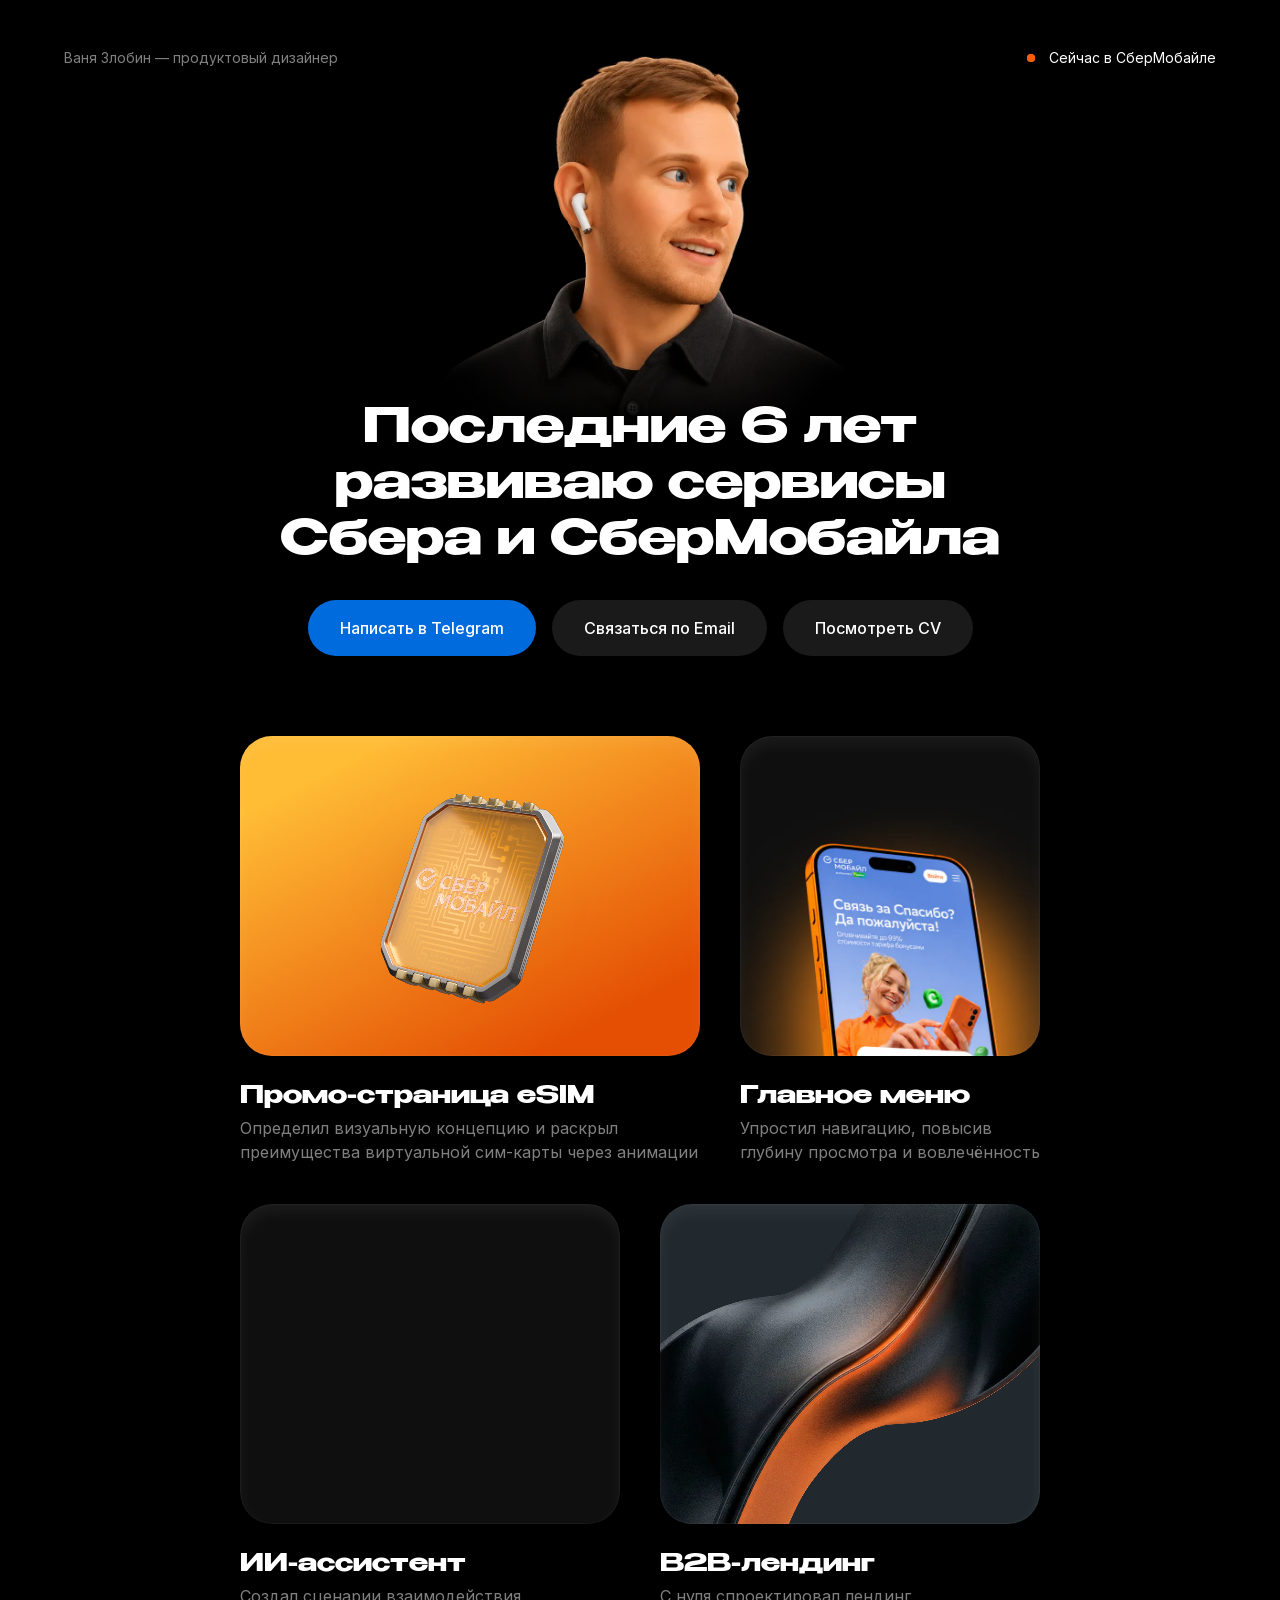
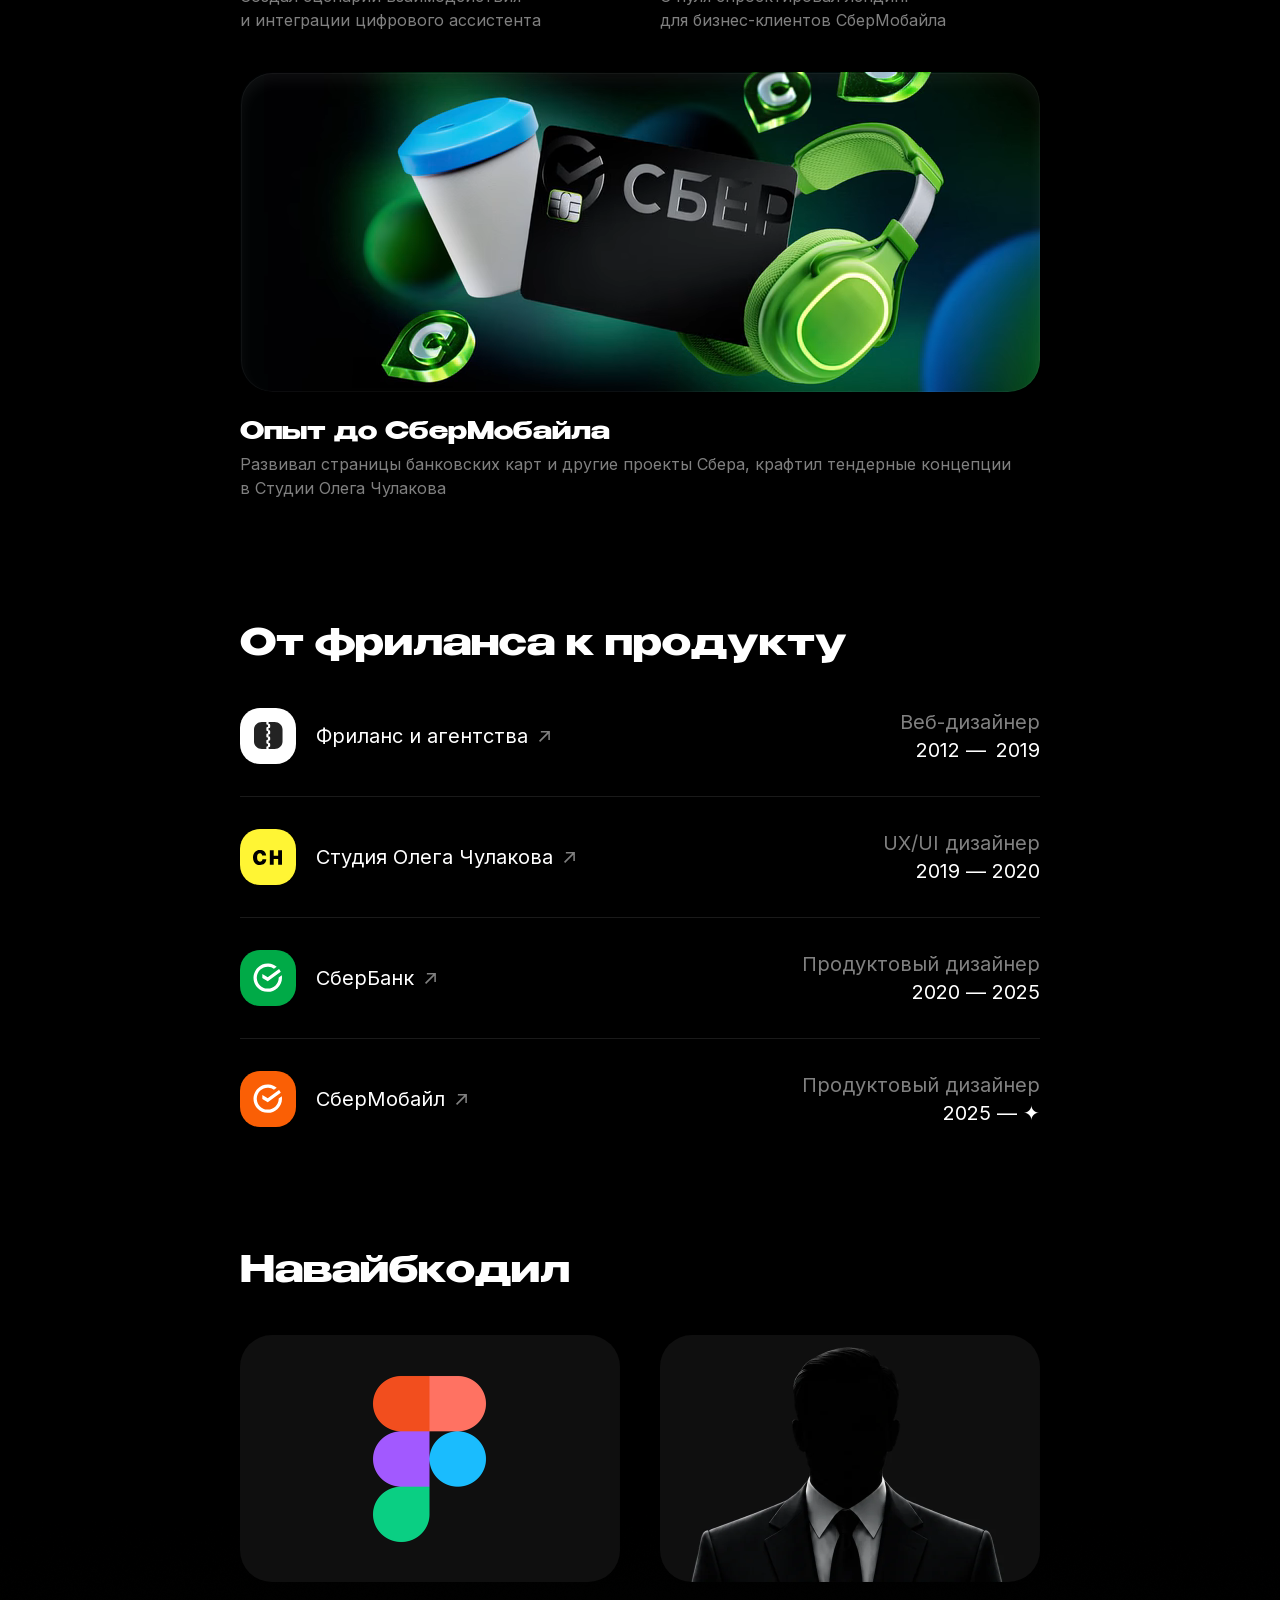
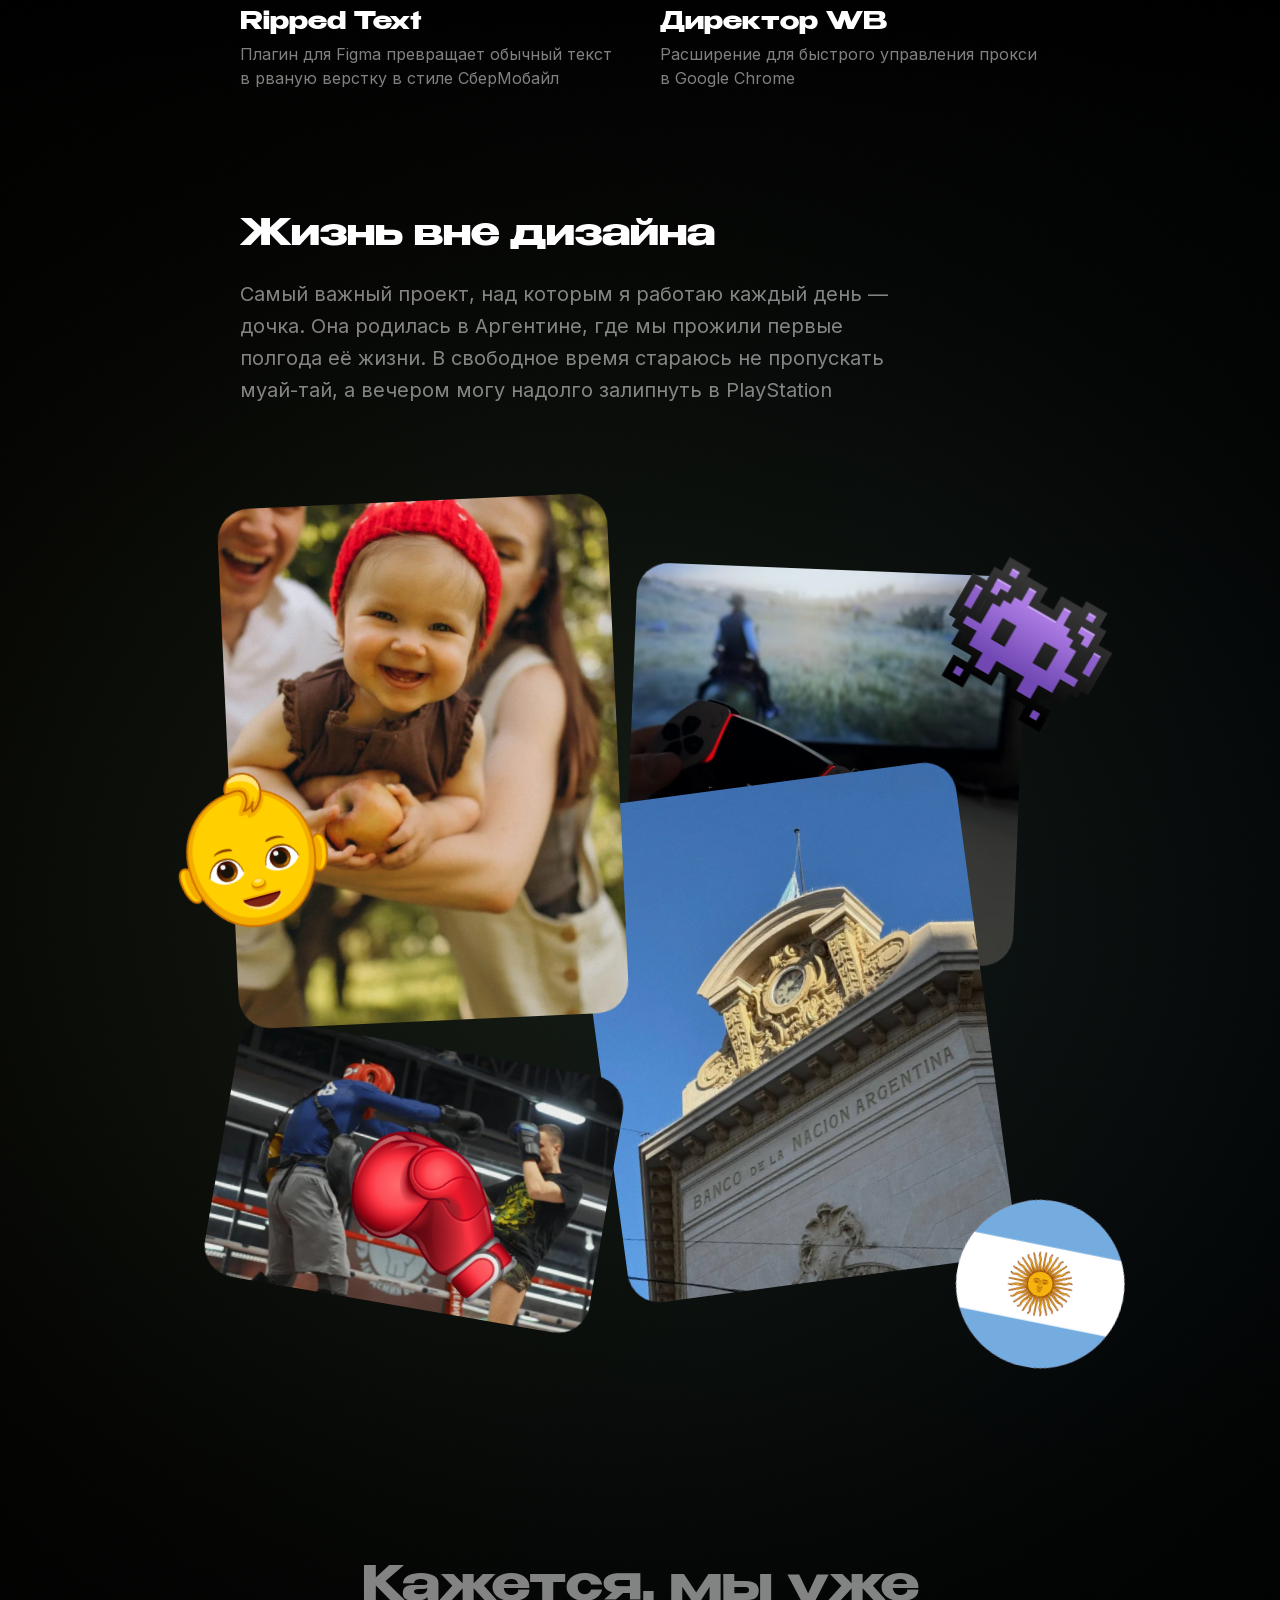
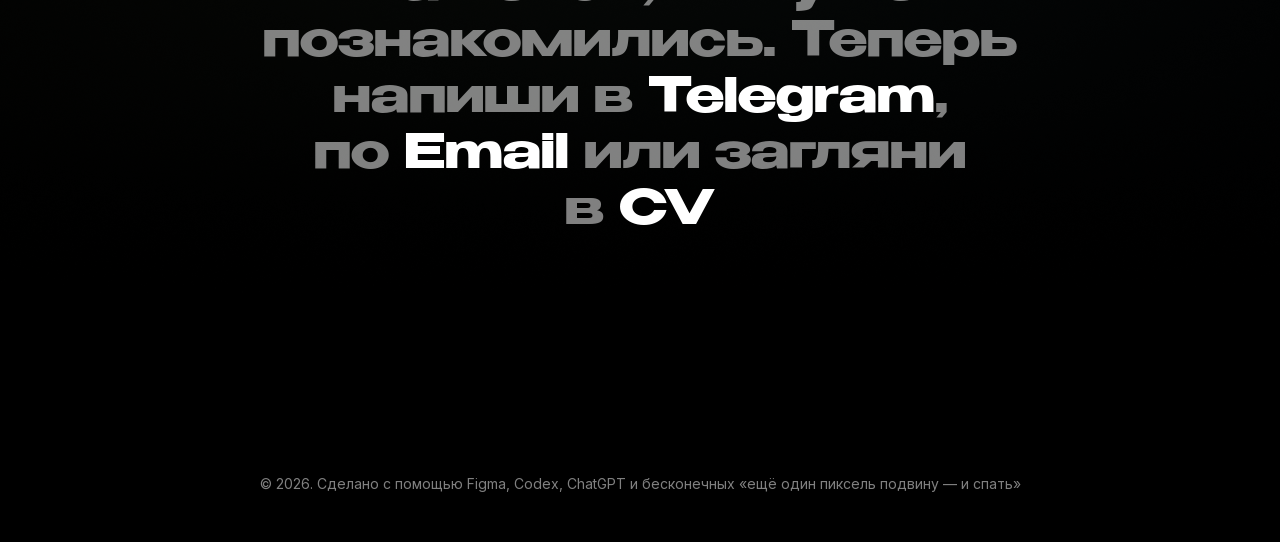
<file: index.html>
<!doctype html>
<html lang="ru">
  <head>
    <meta charset="UTF-8" />
    <!-- Yandex.Metrika counter -->
<script type="text/javascript">
    (function(m,e,t,r,i,k,a){
        m[i]=m[i]||function(){(m[i].a=m[i].a||[]).push(arguments)};
        m[i].l=1*new Date();
        for (var j = 0; j < document.scripts.length; j++) {if (document.scripts[j].src === r) { return; }}
        k=e.createElement(t),a=e.getElementsByTagName(t)[0],k.async=1,k.src=r,a.parentNode.insertBefore(k,a)
    })(window, document,'script','https://mc.yandex.ru/metrika/tag.js?id=113693140', 'ym');

    ym(113693140, 'init', {ssr:true, webvisor:true, clickmap:true, ecommerce:"dataLayer", referrer: document.referrer, url: location.href, accurateTrackBounce:true, trackLinks:true});
</script>
<!-- /Yandex.Metrika counter -->
    <meta name="viewport" content="width=device-width, initial-scale=1.0" />
    <meta name="description" content="Портфолио продуктового дизайнера Вани Злобина" />
    <link rel="canonical" href="https://ivanzlobin.com/" />
    <meta property="og:url" content="https://ivanzlobin.com/" />
    <meta property="og:image" content="https://ivanzlobin.com/public/assets/og-image.jpg" />
    <meta property="og:image:width" content="960" />
    <meta property="og:image:height" content="960" />
    <title>Ваня Злобин</title>
    <link rel="icon" href="/public/portrait-icon-32-v4.png" sizes="32x32" type="image/png" />
    <link rel="icon" href="/public/portrait-icon-192-v4.png" sizes="192x192" type="image/png" />
    <link rel="apple-touch-icon" href="/public/portrait-apple-touch-180-v4.png" sizes="180x180" />
    <link rel="preload" href="public/fonts/benzin-bold.b8257b15de48.woff2" as="font" type="font/woff2" crossorigin />
    <link rel="preload" href="public/fonts/inter-cyrillic.aebf2ab4a4ce.woff2" as="font" type="font/woff2" crossorigin />
    <link rel="preload" href="public/fonts/inter-latin.c940764593d0.woff2" as="font" type="font/woff2" crossorigin />
    <link rel="preload" href="public/assets/hero-head-reveal.webp?v=20260917-1" as="image" type="image/webp" media="(hover: hover) and (pointer: fine)" />
    <link rel="stylesheet" href="styles.css?v=20261028-1" />
    <link rel="stylesheet" href="public/lib/agency-modal.css?v=20260928-3" />
    <link rel="stylesheet" href="public/lib/media-interactions.css?v=20260924-1" />
    <script src="public/lib/media-interactions.js?v=20260918-1" defer></script>
    <script src="public/lib/contact-goals.js?v=20261023-1" defer></script>
  </head>
  <body>
    <noscript><div><img src="https://mc.yandex.ru/watch/113693140" style="position:absolute; left:-9999px;" alt="" /></div></noscript>
    <div class="page">
      <header class="site-header">
        <p class="designer-label">Ваня Злобин&nbsp;—<br class="tablet-break" /> продуктовый дизайнер</p>
        <p class="work-status"><img src="public/assets/figma/status.svg" alt="" />Сейчас в&nbsp;СберМобайле</p>
      </header>

      <main>
        <section class="hero" aria-labelledby="hero-title">
          <div class="portrait" data-mask-hover-reveal>
            <picture>
              <source data-hero-video-poster media="(hover: none), (pointer: coarse)" srcset="public/assets/hero-head-mobile-poster-320.webp 320w, public/assets/hero-head-mobile-poster-600.webp 600w, public/assets/hero-head-mobile-poster-960.webp 960w" sizes="(max-width: 359px) calc(100vw - 32px), (max-width: 599px) 300px, 480px" type="image/webp" />
              <img class="hero-head hero-head-default" src="public/assets/hero-head-default.webp?v=20260915-2" srcset="public/assets/hero-head-default-480.webp 480w, public/assets/hero-head-default-800.webp 800w, public/assets/hero-head-default.webp?v=20260915-2 960w" sizes="(max-width: 599px) 300px, (max-width: 1199px) 360px, 480px" alt="Ваня Злобин" width="960" height="960" decoding="async" fetchpriority="high" />
            </picture>
            <img class="hero-head hero-head-reveal" data-src="public/assets/hero-head-reveal.webp?v=20260917-1" alt="" width="960" height="960" decoding="async" aria-hidden="true" />
            <canvas class="hero-reveal-canvas" aria-hidden="true"></canvas>
            <input class="hero-haptic-switch" data-ui-media type="checkbox" switch aria-label="Оживить аватар" />
            <p class="work-status work-status-mobile"><img src="public/assets/figma/status.svg" alt="" />Сейчас в&nbsp;СберМобайле</p>
          </div>
          <div class="hero-content">
            <h1 id="hero-title">
              <span class="desktop-only">Последние 6&nbsp;лет развиваю сервисы Сбера и&nbsp;СберМобайла</span>
              <span class="mobile-only">Последние 6 лет работаю над продуктами Сбера</span>
            </h1>
            <div class="actions">
              <a class="button button-primary" href="https://t.me/baho9208" target="_blank" rel="noreferrer">Написать в&nbsp;Telegram</a>
              <a class="button" href="mailto:ivanzl9208@gmail.com"><span class="desktop-only">Связаться по&nbsp;Email</span><span class="mobile-only">Email</span></a>
              <a class="button" href="/cv_zlobin.pdf#zoom=50" target="_blank" rel="noopener noreferrer"><span class="desktop-only">Посмотреть CV</span><span class="mobile-only">CV</span></a>
            </div>
          </div>
        </section>

        <section class="projects" aria-label="Проекты">
          <article class="project project-esim">
            <a class="case-link" href="/cases/esim/" aria-labelledby="case-esim-title"></a>
            <div class="project-media case-preview-container" role="img" aria-label="Промо-страница eSIM">
              <span class="project-visual">
                <img class="project-chip-poster" src="public/assets/cases/chip-esim-first-frame.webp" srcset="public/assets/cases/chip-esim-first-frame-320.webp 320w, public/assets/cases/chip-esim-first-frame-600.webp 600w, public/assets/cases/chip-esim-first-frame.webp 800w" sizes="(max-width: 599px) 264px, 240px" width="800" height="800" alt="" aria-hidden="true" draggable="false" decoding="async" />
                <video class="project-chip-video" autoplay loop muted playsinline preload="none" data-deferred-media aria-hidden="true">
                  <source data-src="public/assets/cases/chip-esim.mov" type='video/quicktime; codecs="hvc1"' />
                  <source data-src="public/assets/cases/chip-esim.webm" type='video/webm; codecs="vp9"' />
                </video>
              </span>
            </div>
            <div class="project-copy"><h2 id="case-esim-title"><span class="unbroken-word">Промо-страница</span> eSIM</h2><p>Определил визуальную концепцию и&nbsp;раскрыл преимущества виртуальной <span class="unbroken-word">сим-карты</span> через анимации</p></div>
          </article>
          <article class="project project-menu">
            <a class="case-link" href="/cases/menu/" aria-labelledby="case-menu-title"></a>
            <div class="project-media case-preview-container" role="img" aria-label="Главное меню"><picture class="project-visual"><source media="(min-width: 600px) and (max-width: 767px)" srcset="public/assets/cases/case-menu-intermediate.webp" /><source media="(max-width: 599px)" srcset="public/assets/cases/case-menu-mobile.webp" /><img class="project-image" src="public/assets/cases/case-menu-desktop.webp" alt="" draggable="false" loading="lazy" decoding="async" /></picture></div>
            <div class="project-copy"><h2 id="case-menu-title">Главное меню</h2><p>Упростил навигацию, повысив глубину просмотра и&nbsp;вовлечённость</p></div>
          </article>
          <article class="project project-ai">
            <a class="case-link" href="/cases/ai-assistant/" aria-labelledby="case-ai-assistant-title"></a>
            <div class="project-media case-preview-container" role="img" aria-label="ИИ-ассистент"><picture class="project-visual"><source media="(min-width: 600px) and (max-width: 767px)" srcset="public/assets/cases/case-ai-assistant-intermediate.webp" /><source media="(max-width: 599px)" srcset="public/assets/cases/case-ai-assistant-mobile.webp" /><img class="project-image" src="public/assets/cases/case-ai-assistant-desktop.webp" alt="" draggable="false" loading="lazy" decoding="async" /></picture></div>
            <div class="project-copy"><h2 id="case-ai-assistant-title"><span class="unbroken-word">ИИ-ассистент</span></h2><p>Создал сценарии взаимодействия и&nbsp;интеграции цифрового ассистента</p></div>
          </article>
          <article class="project project-b2b">
            <a class="case-link" href="/cases/b2b/" aria-labelledby="case-b2b-title"></a>
            <div class="project-media case-preview-container" role="img" aria-label="B2B-лендинг">
              <span class="project-visual">
                <img class="project-b2b-poster" src="public/assets/cases/case-b2b-first-frame.webp" srcset="public/assets/cases/case-b2b-first-frame-1200.webp 1200w, public/assets/cases/case-b2b-first-frame-1600.webp 1600w, public/assets/cases/case-b2b-first-frame.webp 1920w" sizes="(max-width: 599px) 750px, 570px" width="1920" height="1072" alt="" aria-hidden="true" draggable="false" loading="lazy" decoding="async" />
                <video class="project-b2b-video" autoplay loop muted playsinline preload="none" data-deferred-media aria-hidden="true">
                  <source data-src="public/assets/cases/case-b2b-edge-glow-surface.mov" type='video/quicktime; codecs="hvc1"' />
                  <source data-src="public/assets/cases/case-b2b-edge-glow-surface.webm" type='video/webm; codecs="vp9"' />
                </video>
              </span>
            </div>
            <div class="project-copy"><h2 id="case-b2b-title"><span class="unbroken-word">B2B-лендинг</span></h2><p>С&nbsp;нуля спроектировал лендинг для&nbsp;<span class="unbroken-word">бизнес-клиентов</span> СберМобайла</p></div>
          </article>
          <article class="project project-legacy">
            <a class="case-link" href="/cases/pre-sbermobile/" aria-labelledby="case-pre-sbermobile-title"></a>
            <div class="project-media case-preview-container" role="img" aria-label="Опыт до СберМобайла">
              <span class="project-visual">
                <img class="project-legacy-poster" src="public/assets/cases/pre-sbermobile-experience-poster.jpg" width="1204" height="426" alt="" aria-hidden="true" draggable="false" loading="eager" decoding="async" fetchpriority="low" />
                <video class="project-legacy-video" autoplay muted loop playsinline preload="none" data-deferred-media aria-hidden="true">
                  <source data-src="public/assets/cases/pre-sbermobile-experience.webm" type='video/webm; codecs="vp9"' />
                  <source data-src="public/assets/cases/pre-sbermobile-experience.mp4" type='video/mp4; codecs="avc1.64001f"' />
                </video>
              </span>
            </div>
            <div class="project-copy"><h2 id="case-pre-sbermobile-title">Опыт до&nbsp;СберМобайла</h2><p>Развивал страницы банковских карт и другие проекты Сбера, крафтил тендерные концепции в&nbsp;Студии Олега Чулакова</p></div>
          </article>
        </section>

        <div class="career-flow">
          <div class="career-flow-stage">
        <section id="experience" class="experience content" aria-labelledby="experience-title">
          <h2 class="section-title" id="experience-title" data-soft-blur-in>От&nbsp;фриланса к&nbsp;продукту</h2>
          <div class="jobs">
            <button class="job" type="button" data-open-agency-modal aria-haspopup="dialog" aria-controls="agency-modal">
              <span class="company"><span class="company-mark brand-mark brand-mark--agency"><img src="public/assets/figma/company-agency.svg" alt="" width="56" height="56" /></span><span><b>Фриланс и&nbsp;агентства<img class="company-arrow" src="public/assets/figma/career-arrow-desktop.svg" alt="" aria-hidden="true" width="24" height="24" /></b><small><span class="unbroken-word">Веб-дизайнер</span></small></span></span><span class="role"><span class="unbroken-word">Веб-дизайнер</span></span><span class="years" aria-label="2012–2019"><span class="counter-number" data-counter-target="2012" aria-hidden="true">2012</span>&nbsp;—&nbsp;<span class="counter-number" data-counter-target="2019" aria-hidden="true">2019</span></span>
            </button>
            <a class="job" href="https://ochen.digital/" target="_blank" rel="noreferrer">
              <span class="company"><span class="company-mark brand-mark brand-mark--chulakov"><img src="public/assets/figma/company-chulakov.svg" alt="" width="56" height="56" /></span><span><b>Студия Олега Чулакова<img class="company-arrow" src="public/assets/figma/career-arrow-desktop.svg" alt="" aria-hidden="true" width="24" height="24" /></b><small>UX/UI дизайнер</small></span></span><span class="role">UX/UI дизайнер</span><span class="years" aria-label="2019–2020"><span class="counter-number" data-counter-target="2019" aria-hidden="true">2019</span>&nbsp;—&nbsp;<span class="counter-number" data-counter-target="2020" aria-hidden="true">2020</span></span>
            </a>
            <a class="job" href="https://sberbank.ru" target="_blank" rel="noreferrer">
              <span class="company"><span class="company-mark brand-mark brand-mark--sber"><img src="public/assets/figma/company-sber.svg" alt="" width="56" height="56" /></span><span><b>СберБанк<img class="company-arrow" src="public/assets/figma/career-arrow-desktop.svg" alt="" aria-hidden="true" width="24" height="24" /></b><small>Продуктовый дизайнер</small></span></span><span class="role">Продуктовый дизайнер</span><span class="years" aria-label="2020–2025"><span class="counter-number" data-counter-target="2020" aria-hidden="true">2020</span>&nbsp;—&nbsp;<span class="counter-number" data-counter-target="2025" aria-hidden="true">2025</span></span>
            </a>
            <a class="job" href="https://sbermobile.ru" target="_blank" rel="noreferrer">
              <span class="company"><span class="company-mark brand-mark brand-mark--sbermobile"><img src="public/assets/figma/company.svg" alt="" width="56" height="56" /></span><span><b>СберМобайл<img class="company-arrow" src="public/assets/figma/career-arrow-desktop.svg" alt="" aria-hidden="true" width="24" height="24" /></b><small>Продуктовый дизайнер</small></span></span><span class="role">Продуктовый дизайнер</span><span class="years" aria-label="2025 — по настоящее время"><span class="counter-number" data-counter-target="2025" aria-hidden="true">2025</span>&nbsp;—&nbsp;✦</span>
            </a>
          </div>
          <div class="career-scroll" aria-label="Карьерный путь">
            <div class="career-stage">
              <h2 class="section-title career-mobile-title" data-soft-blur-in>От фриланса к&nbsp;продукту</h2>
              <div class="career-steps">
                <button class="career-step" type="button" data-open-agency-modal aria-haspopup="dialog" aria-controls="agency-modal" aria-current="step">
                  <span class="career-icon brand-mark brand-mark--agency"><img src="public/assets/figma/company-agency.svg" alt="" width="56" height="56" /></span>
                  <span class="career-step-copy"><span class="career-step-name"><span class="career-step-name-text">Фриланс&nbsp;и <span class="career-step-name-tail">агентства<img class="career-step-arrow" src="public/assets/figma/career-arrow.svg" alt="" aria-hidden="true" width="16" height="16" /></span></span></span><span class="career-step-role">Веб-дизайнер</span><span class="career-step-years">2012 — 2019</span></span>
                  <span class="career-check" aria-hidden="true"><svg viewBox="0 0 24 24" width="24" height="24" focusable="false"><path d="M7.89062 12.7076L10.6319 15.4489L16.6156 9.46387" /></svg></span>
                  <span class="career-connector" aria-hidden="true"><span class="career-connector-fill"></span></span>
                </button>
                <a class="career-step" href="https://ochen.digital/" target="_blank" rel="noreferrer">
                  <span class="career-icon brand-mark brand-mark--chulakov"><img src="public/assets/figma/company-chulakov.svg" alt="" width="56" height="56" /></span>
                  <span class="career-step-copy"><span class="career-step-name"><span class="career-step-name-text">Студия <span class="career-step-name-tail">Олега&nbsp;Чулакова<img class="career-step-arrow" src="public/assets/figma/career-arrow.svg" alt="" aria-hidden="true" width="16" height="16" /></span></span></span><span class="career-step-role">UX/UI дизайнер</span><span class="career-step-years">2019 — 2020</span></span>
                  <span class="career-check" aria-hidden="true"><svg viewBox="0 0 24 24" width="24" height="24" focusable="false"><path d="M7.89062 12.7076L10.6319 15.4489L16.6156 9.46387" /></svg></span>
                  <span class="career-connector" aria-hidden="true"><span class="career-connector-fill"></span></span>
                </a>
                <a class="career-step" href="https://sberbank.ru" target="_blank" rel="noreferrer">
                  <span class="career-icon brand-mark brand-mark--sber"><img src="public/assets/figma/company-sber.svg" alt="" width="56" height="56" /></span>
                  <span class="career-step-copy"><span class="career-step-name"><span class="career-step-name-text"><span class="career-step-name-tail">СберБанк<img class="career-step-arrow" src="public/assets/figma/career-arrow.svg" alt="" aria-hidden="true" width="16" height="16" /></span></span></span><span class="career-step-role">Продуктовый дизайнер</span><span class="career-step-years">2020 — 2025</span></span>
                  <span class="career-check" aria-hidden="true"><svg viewBox="0 0 24 24" width="24" height="24" focusable="false"><path d="M7.89062 12.7076L10.6319 15.4489L16.6156 9.46387" /></svg></span>
                  <span class="career-connector" aria-hidden="true"><span class="career-connector-fill"></span></span>
                </a>
                <a class="career-step" href="https://sbermobile.ru" target="_blank" rel="noreferrer">
                  <span class="career-icon brand-mark brand-mark--sbermobile"><img src="public/assets/figma/company.svg" alt="" width="56" height="56" /></span>
                  <span class="career-step-copy"><span class="career-step-name"><span class="career-step-name-text"><span class="career-step-name-tail">СберМобайл<img class="career-step-arrow" src="public/assets/figma/career-arrow.svg" alt="" aria-hidden="true" width="16" height="16" /></span></span></span><span class="career-step-role">Продуктовый дизайнер</span><span class="career-step-years">2025 — ✦</span></span>
                  <span class="career-check" aria-hidden="true"><svg viewBox="0 0 24 24" width="24" height="24" focusable="false"><path d="M7.89062 12.7076L10.6319 15.4489L16.6156 9.46387" /></svg></span>
                </a>
              </div>
            </div>
          </div>
        </section>

        <section class="vibecoded content" aria-labelledby="vibecoded-title">
          <h2 class="section-title" id="vibecoded-title" data-soft-blur-in>Навайбкодил</h2>
          <div class="vibecoded-grid">
            <a class="project vibecoded-card" href="/cases/ripped-text/" aria-labelledby="case-ripped-text-title">
              <div class="project-media" role="img" aria-label="Логотип Figma для плагина Ripped Text"><span class="project-visual"><img class="project-image" src="public/assets/vibe-coded/ripped-text.webp" alt="" width="760" height="494" draggable="false" loading="lazy" decoding="async" /></span></div>
              <div class="project-copy"><h2 id="case-ripped-text-title">Ripped Text</h2><p>Плагин для&nbsp;Figma превращает обычный текст в&nbsp;рваную верстку в&nbsp;стиле СберМобайл</p></div>
            </a>
            <a class="project vibecoded-card" href="/cases/director-wb/" aria-labelledby="case-director-wb-title">
              <div class="project-media" role="img" aria-label="Директор WB"><span class="project-visual"><img class="project-image" src="public/assets/vibe-coded/director-wb.webp" alt="" width="760" height="494" draggable="false" loading="lazy" decoding="async" /></span></div>
              <div class="project-copy"><h2 id="case-director-wb-title">Директор WB</h2><p>Расширение для&nbsp;быстрого управления прокси в&nbsp;Google Chrome</p></div>
            </a>
          </div>
        </section>

          </div>
        </div>

        <section class="about content" aria-labelledby="about-title">
          <h2 class="section-title" id="about-title" data-soft-blur-in>Жизнь вне дизайна</h2>
          <p class="about-copy">Самый важный проект, над которым я&nbsp;работаю каждый день&nbsp;— дочка. Она родилась в&nbsp;Аргентине, где мы&nbsp;прожили первые полгода её жизни. В&nbsp;свободное время стараюсь не&nbsp;пропускать <span class="unbroken-word">муай-тай</span>, а&nbsp;вечером могу надолго залипнуть в&nbsp;PlayStation</p>
          <div class="collage" aria-label="Фотографии из жизни">
            <img class="photo photo-family" src="public/assets/life/baby.webp" srcset="public/assets/life/baby-360.webp 360w, public/assets/life/baby-560.webp 560w, public/assets/life/baby.webp 780w" sizes="(max-width: 599px) 180px, (max-width: 767px) 269px, 390px" width="780" height="1040" alt="Семейная фотография с дочкой" draggable="false" loading="lazy" decoding="async" />
            <img class="photo photo-baby photo-baby-poster" data-parallax-speed="-38" src="public/assets/life/life-playstation-poster.jpg" srcset="public/assets/life/life-playstation-poster-320.jpg 320w, public/assets/life/life-playstation-poster-560.jpg 560w, public/assets/life/life-playstation-poster.jpg 780w" sizes="(max-width: 599px) 140px, (max-width: 767px) 269px, 390px" width="780" height="780" alt="" aria-hidden="true" draggable="false" loading="lazy" decoding="async" />
            <video class="photo photo-baby" data-parallax-speed="-38" aria-label="Игра на PlayStation" width="780" height="780" autoplay muted loop playsinline preload="none" data-deferred-media>
              <source data-src="public/assets/life/life-playstation.webm" type="video/webm" />
              <source data-src="public/assets/life/life-playstation.mp4" type="video/mp4" />
            </video>
            <img class="photo photo-gaming" data-parallax-speed="26" src="public/assets/life/arg.webp" srcset="public/assets/life/arg-300.webp 300w, public/assets/life/arg-560.webp 560w, public/assets/life/arg.webp 780w" sizes="(max-width: 599px) 140px, (max-width: 767px) 269px, 390px" width="780" height="1000" alt="Здание Банка Аргентины" draggable="false" loading="lazy" decoding="async" />
            <img class="photo photo-boxing" data-parallax-speed="-22" src="public/assets/life/kik.webp" srcset="public/assets/life/kik-360.webp 360w, public/assets/life/kik-560.webp 560w, public/assets/life/kik.webp 780w" sizes="(max-width: 599px) 180px, (max-width: 767px) 268px, 390px" width="780" height="520" alt="Тренировка по муай-тай" draggable="false" loading="lazy" decoding="async" />
            <span class="sticker sticker-baby" data-haptic-pattern="success" data-parallax-speed="48" data-reaction-pool="👶🏼,⭐,💖,🍼,👼🏻"><span class="sticker-glyph" aria-hidden="true"><img class="sticker-art" src="public/assets/life/emoji/baby.svg" alt="" draggable="false" /></span><input class="sticker-haptic-switch" type="checkbox" switch aria-label="Запустить реакцию: дочка" /></span>
            <span class="sticker sticker-game" data-haptic-pattern="buzz" data-parallax-speed="-64" data-reaction-pool="👾,🎮,😵‍💫,💪🏻,🕖"><span class="sticker-glyph" aria-hidden="true"><img class="sticker-art" src="public/assets/life/emoji/game.svg" alt="" draggable="false" /></span><input class="sticker-haptic-switch" type="checkbox" switch aria-label="Запустить реакцию: игры" /></span>
            <span class="sticker sticker-boxing" data-haptic-pattern="error" data-parallax-speed="36" data-reaction-pool="🥊,💪🏻,🩸,🤕,💦"><span class="sticker-glyph" aria-hidden="true"><img class="sticker-art" src="public/assets/life/emoji/box.svg" alt="" draggable="false" /></span><input class="sticker-haptic-switch" type="checkbox" switch aria-label="Запустить реакцию: муай-тай" /></span>
            <span class="sticker sticker-argentina" data-haptic-pattern="nudge" data-parallax-speed="-44" data-reaction-pool="🇦🇷,🥐,🎉,👋,☀️"><span class="sticker-glyph" aria-hidden="true"><img class="sticker-art" src="public/assets/life/emoji/arg.svg" alt="" draggable="false" /></span><input class="sticker-haptic-switch" type="checkbox" switch aria-label="Запустить реакцию: Аргентина" /></span>
          </div>
        </section>

        <section class="contact content" aria-label="Контакты"><h2><span class="desktop-only">Кажется, мы&nbsp;уже познакомились. Теперь напиши <span class="contact-keep-together">в&nbsp;<a class="contact-roll" href="https://t.me/baho9208" target="_blank" rel="noreferrer"><span class="contact-roll-line">Telegram</span><span class="contact-roll-line" aria-hidden="true">Telegram</span></a></span>, <span class="contact-keep-together">по&nbsp;<a class="contact-roll" href="mailto:ivanzl9208@gmail.com"><span class="contact-roll-line">Email</span><span class="contact-roll-line" aria-hidden="true">Email</span></a></span> или&nbsp;загляни <span class="contact-keep-together">в&nbsp;<a class="contact-roll" href="/cv_zlobin.pdf#zoom=50" target="_blank" rel="noopener noreferrer"><span class="contact-roll-line">CV</span><span class="contact-roll-line" aria-hidden="true">CV</span></a></span></span><span class="mobile-only">Продолжим <span class="contact-keep-together">в&nbsp;<a class="contact-roll" href="https://t.me/baho9208" target="_blank" rel="noreferrer"><span class="contact-roll-line">Telegram</span><span class="contact-roll-line" aria-hidden="true">Telegram</span></a></span>, <span class="contact-keep-together">по&nbsp;<a class="contact-roll" href="mailto:ivanzl9208@gmail.com"><span class="contact-roll-line">Email</span><span class="contact-roll-line" aria-hidden="true">Email</span></a></span> или&nbsp;загляни <span class="contact-keep-together">в&nbsp;<a class="contact-roll" href="/cv_zlobin.pdf#zoom=50" target="_blank" rel="noopener noreferrer"><span class="contact-roll-line">CV</span><span class="contact-roll-line" aria-hidden="true">CV</span></a></span></span></h2></section>
      </main>
      <footer class="footer content">©&nbsp;2026. Сделано с&nbsp;помощью Figma, Codex, ChatGPT и&nbsp;бесконечных «ещё один пиксель подвину&nbsp;— и&nbsp;спать»</footer>
    </div>
    <nav class="contact-island" aria-label="Быстрые контакты" aria-hidden="true">
      <a href="https://t.me/baho9208" target="_blank" rel="noreferrer">Telegram</a>
      <span class="contact-island-divider" aria-hidden="true"></span>
      <a href="mailto:ivanzl9208@gmail.com">Email</a>
      <span class="contact-island-divider" aria-hidden="true"></span>
      <a href="/cv_zlobin.pdf#zoom=50" target="_blank" rel="noopener noreferrer">CV</a>
    </nav>
    <dialog class="agency-modal" id="agency-modal" role="dialog" aria-modal="true" aria-labelledby="agency-modal-title">
      <div class="agency-modal-scroll">
        <div class="agency-modal-content">
          <h2 class="agency-modal-title" id="agency-modal-title" tabindex="-1">Фриланс и&nbsp;агентства</h2>
          <ul class="agency-modal-list">
            <li class="agency-modal-list-item">
              <a class="agency-modal-entry" href="https://www.fl.ru/users/green9208/portfolio/" target="_blank" rel="noreferrer">
                <span class="agency-modal-entry-main">
                  <span class="agency-modal-logo brand-mark brand-mark--freelance"><img src="public/assets/figma/agency-freelance.svg" alt="" width="56" height="56" /></span>
                  <span class="agency-modal-name">Фриланс<picture class="agency-modal-arrow"><source media="(max-width: 599px)" srcset="public/assets/figma/career-arrow.svg" /><img src="public/assets/figma/career-arrow-desktop.svg" alt="" aria-hidden="true" width="24" height="24" /></picture></span>
                </span>
                <span class="agency-modal-details"><span class="agency-modal-role">Графический и веб-дизайнер</span><span class="agency-modal-years">2012 — 2015</span></span>
              </a>
            </li>
            <li class="agency-modal-list-item">
              <a class="agency-modal-entry" href="https://synaptik.ru/" target="_blank" rel="noreferrer">
                <span class="agency-modal-entry-main">
                  <span class="agency-modal-logo brand-mark brand-mark--synaptik"><img src="public/assets/figma/agency-modal-synaptik.svg" alt="" width="56" height="56" /></span>
                  <span class="agency-modal-name">Синаптик<picture class="agency-modal-arrow"><source media="(max-width: 599px)" srcset="public/assets/figma/career-arrow.svg" /><img src="public/assets/figma/career-arrow-desktop.svg" alt="" aria-hidden="true" width="24" height="24" /></picture></span>
                </span>
                <span class="agency-modal-details"><span class="agency-modal-role">Веб-дизайнер</span><span class="agency-modal-years">2015 — 2016 · 2018&nbsp;—&nbsp;2019</span></span>
              </a>
            </li>
            <li class="agency-modal-list-item">
              <a class="agency-modal-entry" href="http://creativa.su" target="_blank" rel="noreferrer">
                <span class="agency-modal-entry-main">
                  <span class="agency-modal-logo brand-mark brand-mark--creativa"><img src="public/assets/figma/agency-modal-creativa.svg" alt="" width="56" height="56" /></span>
                  <span class="agency-modal-name">Creativa<picture class="agency-modal-arrow"><source media="(max-width: 599px)" srcset="public/assets/figma/career-arrow.svg" /><img src="public/assets/figma/career-arrow-desktop.svg" alt="" aria-hidden="true" width="24" height="24" /></picture></span>
                </span>
                <span class="agency-modal-details"><span class="agency-modal-role">Веб-дизайнер</span><span class="agency-modal-years">2016 — 2018</span></span>
              </a>
            </li>
          </ul>
        </div>
      </div>
      <div class="anchor-menu agency-modal-navigation" aria-hidden="true" inert>
        <button class="anchor-menu-panel anchor-menu-close agency-modal-close" type="button" aria-label="Закрыть список мест работы">Закрыть</button>
      </div>
    </dialog>
    <script src="public/lib/russian-typography.js?v=20260917-1" defer></script>
    <script src="public/lib/interaction-demos.js?v=20260917-1" defer></script>
    <script src="public/lib/esim-video.js?v=20260929-1" defer></script>
    <script src="public/lib/career-timeline.js?v=20260924-1" defer></script>
    <script src="public/lib/anchor-menu.js?v=2" defer></script>
    <script src="public/lib/agency-modal.js?v=20260928-2" defer></script>
    <script src="public/lib/hero-reveal-input.js?v=20260929-1" defer></script>
    <script src="public/lib/project-media-press.js?v=20260918-1" defer></script>
    <script src="script.js?v=20261027-1" defer></script>
  </body>
</html>
</file>
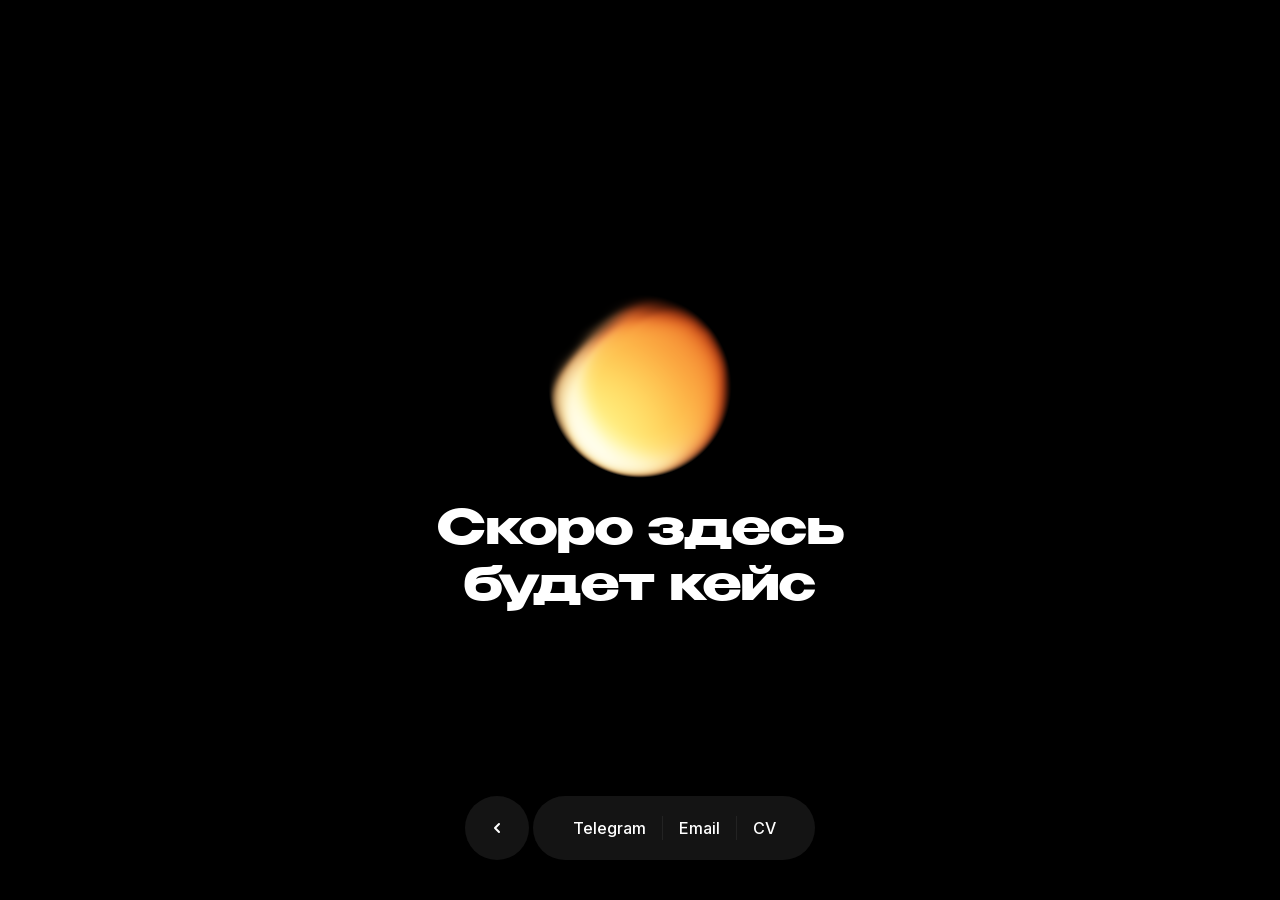
<file: cases/ai-assistant/index.html>
<!doctype html>
<html lang="ru">
  <head>
    <meta charset="UTF-8" />
    <!-- Yandex.Metrika counter -->
<script type="text/javascript">
    (function(m,e,t,r,i,k,a){
        m[i]=m[i]||function(){(m[i].a=m[i].a||[]).push(arguments)};
        m[i].l=1*new Date();
        for (var j = 0; j < document.scripts.length; j++) {if (document.scripts[j].src === r) { return; }}
        k=e.createElement(t),a=e.getElementsByTagName(t)[0],k.async=1,k.src=r,a.parentNode.insertBefore(k,a)
    })(window, document,'script','https://mc.yandex.ru/metrika/tag.js?id=113693140', 'ym');

    ym(113693140, 'init', {ssr:true, webvisor:true, clickmap:true, ecommerce:"dataLayer", referrer: document.referrer, url: location.href, accurateTrackBounce:true, trackLinks:true});
</script>
<!-- /Yandex.Metrika counter -->
    <meta name="viewport" content="width=device-width, initial-scale=1, viewport-fit=cover" />
    <meta name="robots" content="noindex" />
    <title>ИИ-ассистент — скоро здесь будет кейс · Иван Злобин</title>
    <link rel="icon" href="/public/portrait-icon-32-v4.png" sizes="32x32" type="image/png" />
    <link rel="preload" href="/public/fonts/benzin-bold.b8257b15de48.woff2" as="font" type="font/woff2" crossorigin />
    <link rel="preload" href="/public/fonts/inter-latin.c940764593d0.woff2" as="font" type="font/woff2" crossorigin />
    <link rel="stylesheet" href="/styles.css?v=20260928-4" />
    <link rel="stylesheet" href="/public/lib/case-placeholder.css?v=3" />
    <script src="/public/lib/anchor-menu.js?v=2" defer></script>
    <script type="module" src="/public/lib/case-placeholder.js?v=4"></script>
    <noscript><style>.case-navigation { opacity: 1; visibility: visible; pointer-events: auto; transform: translateX(-50%); }</style></noscript>
    <script src="../../public/lib/contact-goals.js?v=20261023-1" defer></script>
  <script src="../../public/lib/russian-typography.js?v=20260917-1" defer></script>
  <link rel="stylesheet" href="../../public/lib/media-interactions.css?v=20260924-1" />
  <script src="../../public/lib/media-interactions.js?v=20260918-1" defer></script>
</head>
  <body class="case-placeholder">
    <noscript><div><img src="https://mc.yandex.ru/watch/113693140" style="position:absolute; left:-9999px;" alt="" /></div></noscript>
    <main class="case-main">
      <div class="case-content">
        <div class="case-orb" aria-hidden="true">
          <img class="case-orb-poster" src="/public/assets/case-placeholder/orb-thinking.svg" width="180" height="180" alt="" />
          <canvas class="case-orb-canvas" width="180" height="180"></canvas>
        </div>
        <h1>Скоро здесь<br />будет кейс</h1>
      </div>
    </main>
    <nav class="anchor-menu case-navigation" aria-label="Навигация и контакты">
      <a class="anchor-menu-panel anchor-menu-back case-back" href="/" aria-label="Назад на главную"><img src="/public/assets/case-placeholder/back.svg" width="24" height="24" alt="" /></a>
      <div class="anchor-menu-panel anchor-menu-contacts">
      <a href="https://t.me/baho9208" target="_blank" rel="noreferrer">Telegram</a>
      <span class="contact-island-divider" aria-hidden="true"></span>
      <a href="mailto:ivanzl9208@gmail.com">Email</a>
      <span class="contact-island-divider" aria-hidden="true"></span>
      <a href="/cv_zlobin.pdf#zoom=50" target="_blank" rel="noopener noreferrer">CV</a>
      </div>
    </nav>
  </body>
</html>
</file>
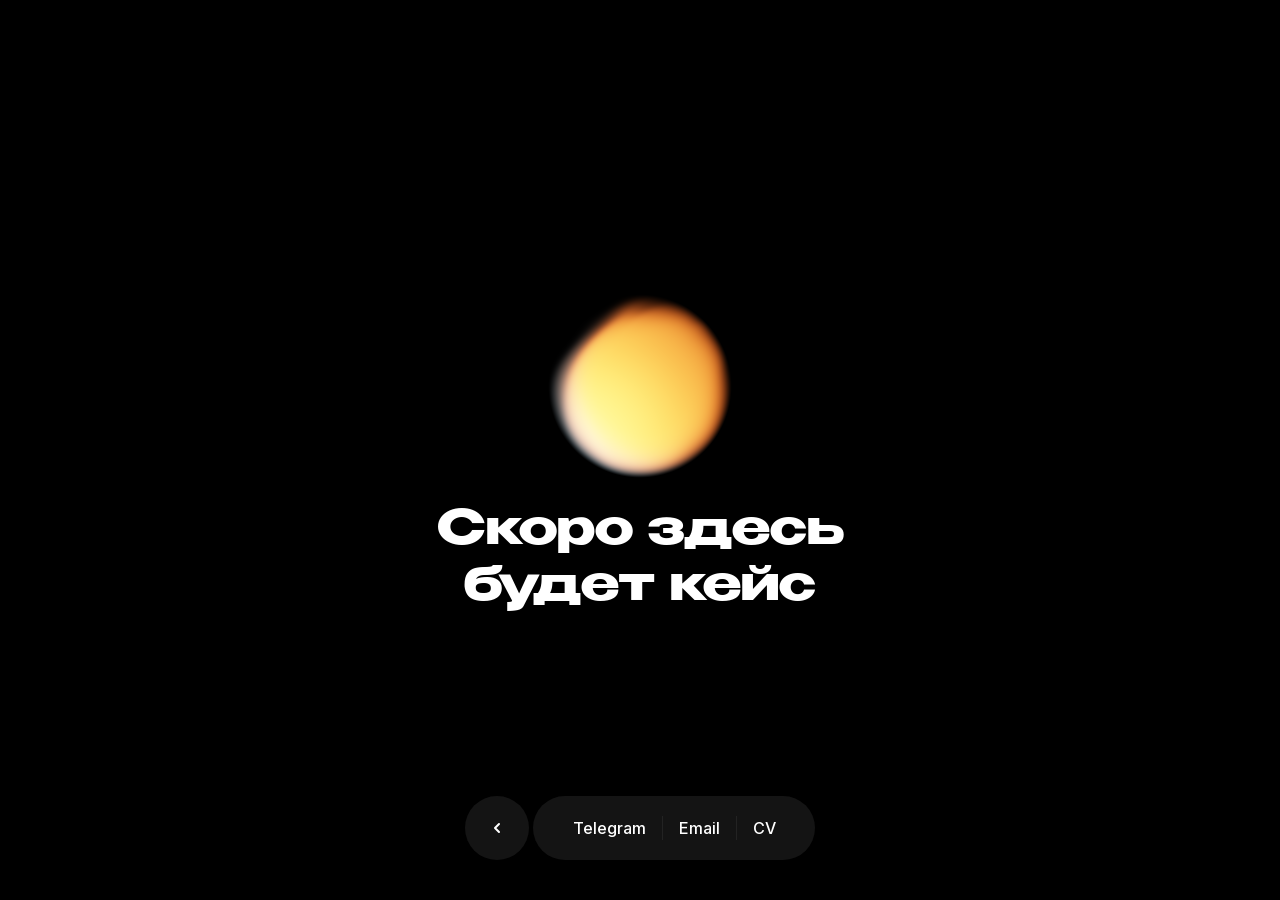
<file: cases/b2b/index.html>
<!doctype html>
<html lang="ru">
  <head>
    <meta charset="UTF-8" />
    <!-- Yandex.Metrika counter -->
<script type="text/javascript">
    (function(m,e,t,r,i,k,a){
        m[i]=m[i]||function(){(m[i].a=m[i].a||[]).push(arguments)};
        m[i].l=1*new Date();
        for (var j = 0; j < document.scripts.length; j++) {if (document.scripts[j].src === r) { return; }}
        k=e.createElement(t),a=e.getElementsByTagName(t)[0],k.async=1,k.src=r,a.parentNode.insertBefore(k,a)
    })(window, document,'script','https://mc.yandex.ru/metrika/tag.js?id=113693140', 'ym');

    ym(113693140, 'init', {ssr:true, webvisor:true, clickmap:true, ecommerce:"dataLayer", referrer: document.referrer, url: location.href, accurateTrackBounce:true, trackLinks:true});
</script>
<!-- /Yandex.Metrika counter -->
    <meta name="viewport" content="width=device-width, initial-scale=1, viewport-fit=cover" />
    <meta name="robots" content="noindex" />
    <title>B2B-лендинг — скоро здесь будет кейс · Иван Злобин</title>
    <link rel="icon" href="/public/portrait-icon-32-v4.png" sizes="32x32" type="image/png" />
    <link rel="preload" href="/public/fonts/benzin-bold.b8257b15de48.woff2" as="font" type="font/woff2" crossorigin />
    <link rel="preload" href="/public/fonts/inter-latin.c940764593d0.woff2" as="font" type="font/woff2" crossorigin />
    <link rel="stylesheet" href="/styles.css?v=20260928-4" />
    <link rel="stylesheet" href="/public/lib/case-placeholder.css?v=3" />
    <script src="/public/lib/anchor-menu.js?v=2" defer></script>
    <script type="module" src="/public/lib/case-placeholder.js?v=4"></script>
    <noscript><style>.case-navigation { opacity: 1; visibility: visible; pointer-events: auto; transform: translateX(-50%); }</style></noscript>
    <script src="../../public/lib/contact-goals.js?v=20261023-1" defer></script>
  <script src="../../public/lib/russian-typography.js?v=20260917-1" defer></script>
  <link rel="stylesheet" href="../../public/lib/media-interactions.css?v=20260924-1" />
  <script src="../../public/lib/media-interactions.js?v=20260918-1" defer></script>
</head>
  <body class="case-placeholder">
    <noscript><div><img src="https://mc.yandex.ru/watch/113693140" style="position:absolute; left:-9999px;" alt="" /></div></noscript>
    <main class="case-main">
      <div class="case-content">
        <div class="case-orb" aria-hidden="true">
          <img class="case-orb-poster" src="/public/assets/case-placeholder/orb-thinking.svg" width="180" height="180" alt="" />
          <canvas class="case-orb-canvas" width="180" height="180"></canvas>
        </div>
        <h1>Скоро здесь<br />будет кейс</h1>
      </div>
    </main>
    <nav class="anchor-menu case-navigation" aria-label="Навигация и контакты">
      <a class="anchor-menu-panel anchor-menu-back case-back" href="/" aria-label="Назад на главную"><img src="/public/assets/case-placeholder/back.svg" width="24" height="24" alt="" /></a>
      <div class="anchor-menu-panel anchor-menu-contacts">
      <a href="https://t.me/baho9208" target="_blank" rel="noreferrer">Telegram</a>
      <span class="contact-island-divider" aria-hidden="true"></span>
      <a href="mailto:ivanzl9208@gmail.com">Email</a>
      <span class="contact-island-divider" aria-hidden="true"></span>
      <a href="/cv_zlobin.pdf#zoom=50" target="_blank" rel="noopener noreferrer">CV</a>
      </div>
    </nav>
  </body>
</html>
</file>
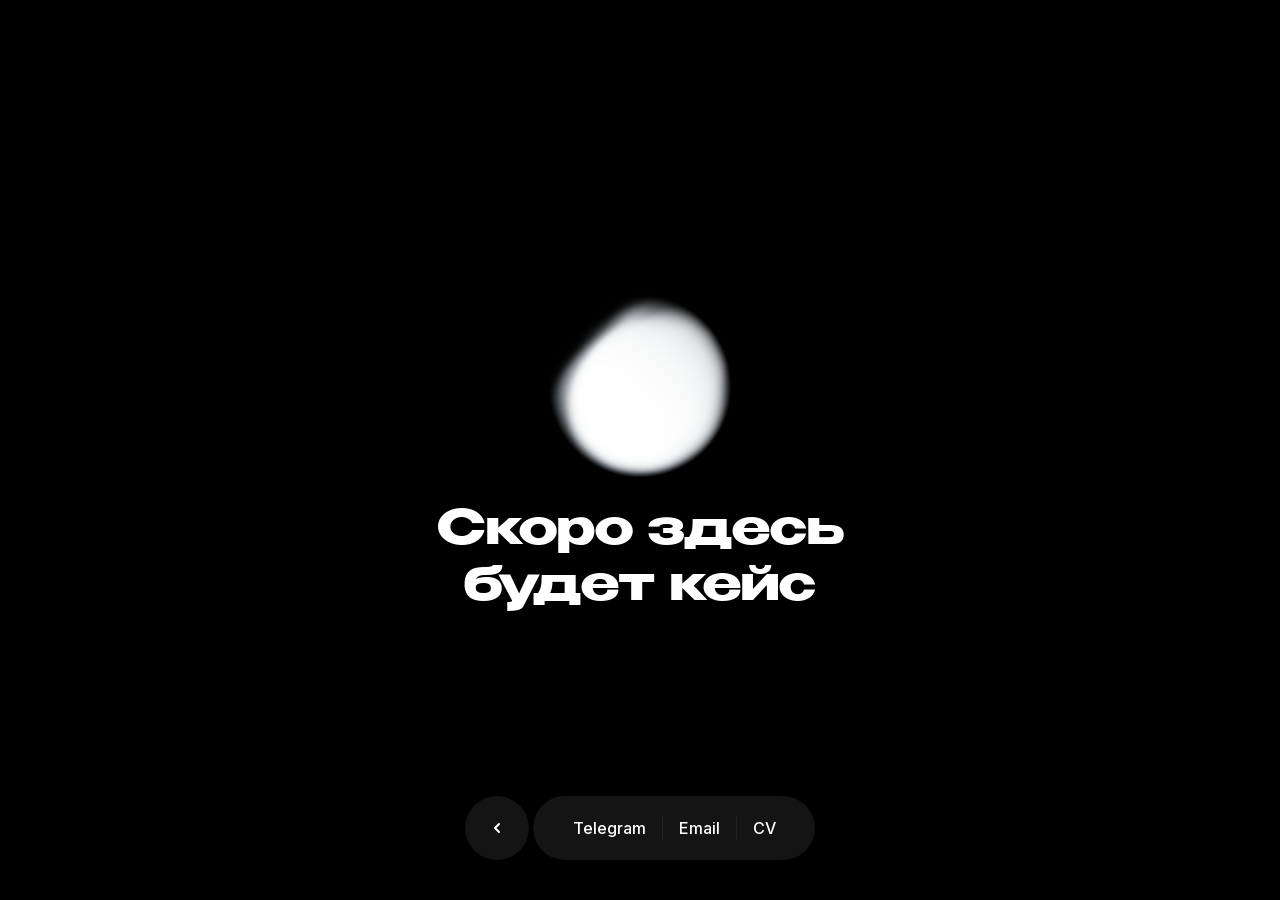
<file: cases/director-wb/index.html>
<!doctype html>
<html lang="ru">
  <head>
    <meta charset="UTF-8" />
    <!-- Yandex.Metrika counter -->
<script type="text/javascript">
    (function(m,e,t,r,i,k,a){
        m[i]=m[i]||function(){(m[i].a=m[i].a||[]).push(arguments)};
        m[i].l=1*new Date();
        for (var j = 0; j < document.scripts.length; j++) {if (document.scripts[j].src === r) { return; }}
        k=e.createElement(t),a=e.getElementsByTagName(t)[0],k.async=1,k.src=r,a.parentNode.insertBefore(k,a)
    })(window, document,'script','https://mc.yandex.ru/metrika/tag.js?id=113693140', 'ym');

    ym(113693140, 'init', {ssr:true, webvisor:true, clickmap:true, ecommerce:"dataLayer", referrer: document.referrer, url: location.href, accurateTrackBounce:true, trackLinks:true});
</script>
<!-- /Yandex.Metrika counter -->
    <meta name="viewport" content="width=device-width, initial-scale=1, viewport-fit=cover" />
    <meta name="robots" content="noindex" />
    <title>Директор WB — скоро здесь будет кейс · Иван Злобин</title>
    <link rel="icon" href="/public/portrait-icon-32-v4.png" sizes="32x32" type="image/png" />
    <link rel="preload" href="/public/fonts/benzin-bold.b8257b15de48.woff2" as="font" type="font/woff2" crossorigin />
    <link rel="preload" href="/public/fonts/inter-latin.c940764593d0.woff2" as="font" type="font/woff2" crossorigin />
    <link rel="stylesheet" href="/styles.css?v=20260928-4" />
    <link rel="stylesheet" href="/public/lib/case-placeholder.css?v=3" />
    <script src="/public/lib/anchor-menu.js?v=2" defer></script>
    <script type="module" src="/public/lib/case-placeholder.js?v=4"></script>
    <noscript><style>.case-navigation { opacity: 1; visibility: visible; pointer-events: auto; transform: translateX(-50%); }</style></noscript>
    <script src="../../public/lib/contact-goals.js?v=20261023-1" defer></script>
  <script src="../../public/lib/russian-typography.js?v=20260917-1" defer></script>
  <link rel="stylesheet" href="../../public/lib/media-interactions.css?v=20260924-1" />
  <script src="../../public/lib/media-interactions.js?v=20260918-1" defer></script>
</head>
  <body class="case-placeholder">
    <noscript><div><img src="https://mc.yandex.ru/watch/113693140" style="position:absolute; left:-9999px;" alt="" /></div></noscript>
    <main class="case-main">
      <div class="case-content">
        <div class="case-orb" aria-hidden="true">
          <img class="case-orb-poster" src="/public/assets/case-placeholder/orb-thinking.svg" width="180" height="180" alt="" />
          <canvas class="case-orb-canvas" width="180" height="180"></canvas>
        </div>
        <h1>Скоро здесь<br />будет кейс</h1>
      </div>
    </main>
    <nav class="anchor-menu case-navigation" aria-label="Навигация и контакты">
      <a class="anchor-menu-panel anchor-menu-back case-back" href="/" aria-label="Назад на главную"><img src="/public/assets/case-placeholder/back.svg" width="24" height="24" alt="" /></a>
      <div class="anchor-menu-panel anchor-menu-contacts">
      <a href="https://t.me/baho9208" target="_blank" rel="noreferrer">Telegram</a>
      <span class="contact-island-divider" aria-hidden="true"></span>
      <a href="mailto:ivanzl9208@gmail.com">Email</a>
      <span class="contact-island-divider" aria-hidden="true"></span>
      <a href="/cv_zlobin.pdf#zoom=50" target="_blank" rel="noopener noreferrer">CV</a>
      </div>
    </nav>
  </body>
</html>
</file>
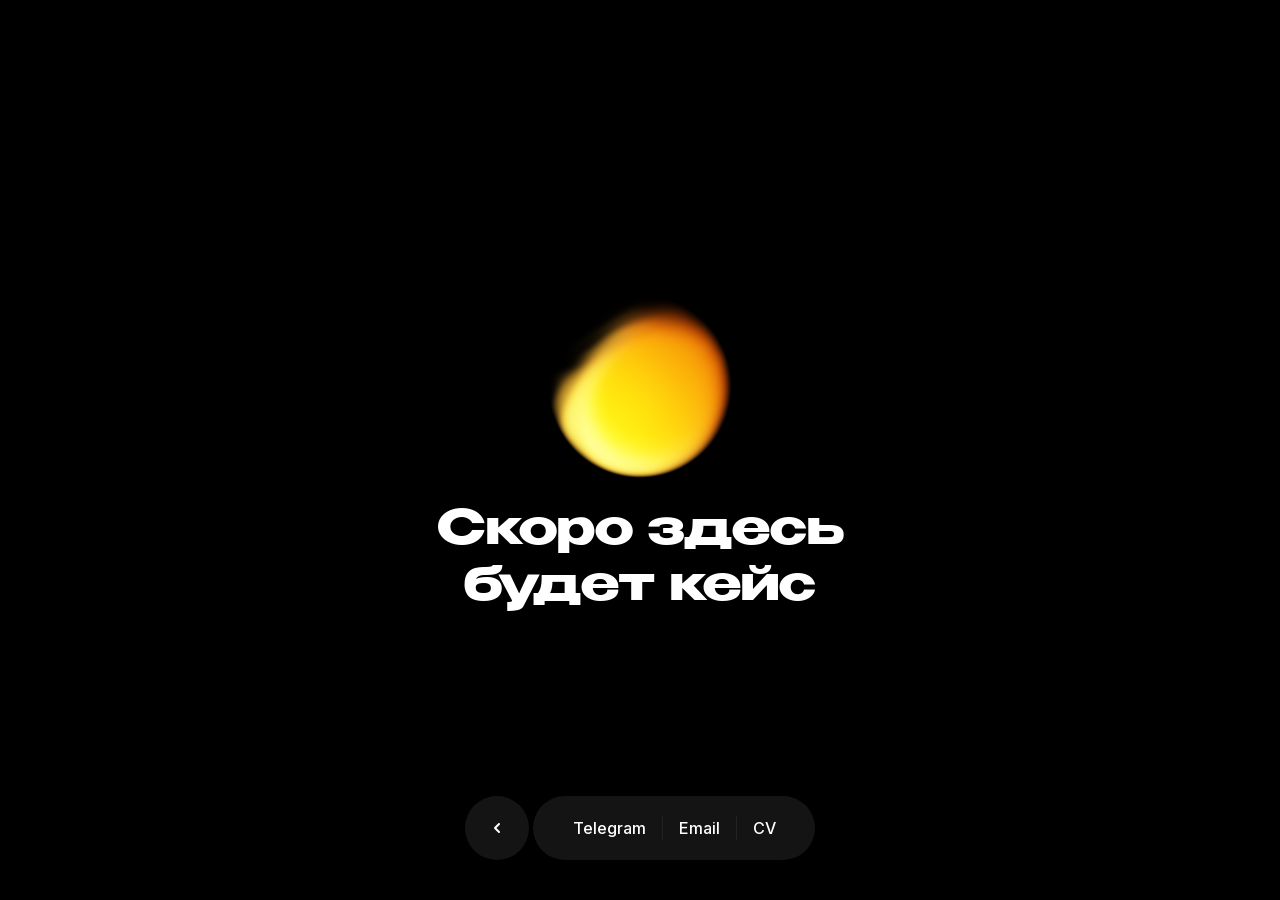
<file: cases/esim/index.html>
<!doctype html>
<html lang="ru">
  <head>
    <meta charset="UTF-8" />
    <!-- Yandex.Metrika counter -->
<script type="text/javascript">
    (function(m,e,t,r,i,k,a){
        m[i]=m[i]||function(){(m[i].a=m[i].a||[]).push(arguments)};
        m[i].l=1*new Date();
        for (var j = 0; j < document.scripts.length; j++) {if (document.scripts[j].src === r) { return; }}
        k=e.createElement(t),a=e.getElementsByTagName(t)[0],k.async=1,k.src=r,a.parentNode.insertBefore(k,a)
    })(window, document,'script','https://mc.yandex.ru/metrika/tag.js?id=113693140', 'ym');

    ym(113693140, 'init', {ssr:true, webvisor:true, clickmap:true, ecommerce:"dataLayer", referrer: document.referrer, url: location.href, accurateTrackBounce:true, trackLinks:true});
</script>
<!-- /Yandex.Metrika counter -->
    <meta name="viewport" content="width=device-width, initial-scale=1, viewport-fit=cover" />
    <meta name="robots" content="noindex" />
    <title>Промо-страница eSIM — скоро здесь будет кейс · Иван Злобин</title>
    <link rel="icon" href="/public/portrait-icon-32-v4.png" sizes="32x32" type="image/png" />
    <link rel="preload" href="/public/fonts/benzin-bold.b8257b15de48.woff2" as="font" type="font/woff2" crossorigin />
    <link rel="preload" href="/public/fonts/inter-latin.c940764593d0.woff2" as="font" type="font/woff2" crossorigin />
    <link rel="stylesheet" href="/styles.css?v=20260928-4" />
    <link rel="stylesheet" href="/public/lib/case-placeholder.css?v=3" />
    <script src="/public/lib/anchor-menu.js?v=2" defer></script>
    <script type="module" src="/public/lib/case-placeholder.js?v=4"></script>
    <noscript><style>.case-navigation { opacity: 1; visibility: visible; pointer-events: auto; transform: translateX(-50%); }</style></noscript>
    <script src="../../public/lib/contact-goals.js?v=20261023-1" defer></script>
  <script src="../../public/lib/russian-typography.js?v=20260917-1" defer></script>
  <link rel="stylesheet" href="../../public/lib/media-interactions.css?v=20260924-1" />
  <script src="../../public/lib/media-interactions.js?v=20260918-1" defer></script>
</head>
  <body class="case-placeholder">
    <noscript><div><img src="https://mc.yandex.ru/watch/113693140" style="position:absolute; left:-9999px;" alt="" /></div></noscript>
    <main class="case-main">
      <div class="case-content">
        <div class="case-orb" aria-hidden="true">
          <img class="case-orb-poster" src="/public/assets/case-placeholder/orb-thinking.svg" width="180" height="180" alt="" />
          <canvas class="case-orb-canvas" width="180" height="180"></canvas>
        </div>
        <h1>Скоро здесь<br />будет кейс</h1>
      </div>
    </main>
    <nav class="anchor-menu case-navigation" aria-label="Навигация и контакты">
      <a class="anchor-menu-panel anchor-menu-back case-back" href="/" aria-label="Назад на главную"><img src="/public/assets/case-placeholder/back.svg" width="24" height="24" alt="" /></a>
      <div class="anchor-menu-panel anchor-menu-contacts">
      <a href="https://t.me/baho9208" target="_blank" rel="noreferrer">Telegram</a>
      <span class="contact-island-divider" aria-hidden="true"></span>
      <a href="mailto:ivanzl9208@gmail.com">Email</a>
      <span class="contact-island-divider" aria-hidden="true"></span>
      <a href="/cv_zlobin.pdf#zoom=50" target="_blank" rel="noopener noreferrer">CV</a>
      </div>
    </nav>
  </body>
</html>
</file>
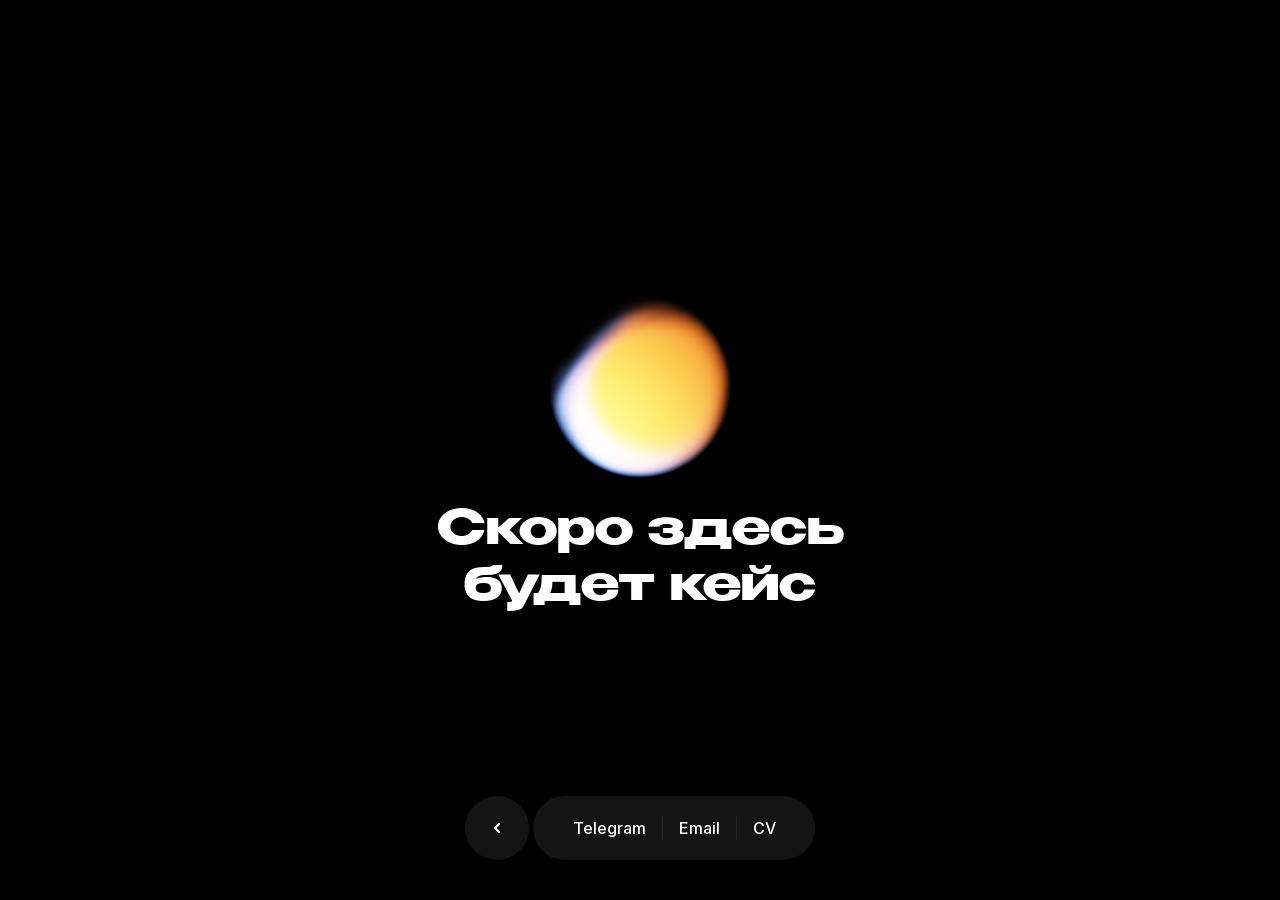
<file: cases/menu/index.html>
<!doctype html>
<html lang="ru">
  <head>
    <meta charset="UTF-8" />
    <!-- Yandex.Metrika counter -->
<script type="text/javascript">
    (function(m,e,t,r,i,k,a){
        m[i]=m[i]||function(){(m[i].a=m[i].a||[]).push(arguments)};
        m[i].l=1*new Date();
        for (var j = 0; j < document.scripts.length; j++) {if (document.scripts[j].src === r) { return; }}
        k=e.createElement(t),a=e.getElementsByTagName(t)[0],k.async=1,k.src=r,a.parentNode.insertBefore(k,a)
    })(window, document,'script','https://mc.yandex.ru/metrika/tag.js?id=113693140', 'ym');

    ym(113693140, 'init', {ssr:true, webvisor:true, clickmap:true, ecommerce:"dataLayer", referrer: document.referrer, url: location.href, accurateTrackBounce:true, trackLinks:true});
</script>
<!-- /Yandex.Metrika counter -->
    <meta name="viewport" content="width=device-width, initial-scale=1, viewport-fit=cover" />
    <meta name="robots" content="noindex" />
    <title>Главное меню — скоро здесь будет кейс · Иван Злобин</title>
    <link rel="icon" href="/public/portrait-icon-32-v4.png" sizes="32x32" type="image/png" />
    <link rel="preload" href="/public/fonts/benzin-bold.b8257b15de48.woff2" as="font" type="font/woff2" crossorigin />
    <link rel="preload" href="/public/fonts/inter-latin.c940764593d0.woff2" as="font" type="font/woff2" crossorigin />
    <link rel="stylesheet" href="/styles.css?v=20260928-4" />
    <link rel="stylesheet" href="/public/lib/case-placeholder.css?v=3" />
    <script src="/public/lib/anchor-menu.js?v=2" defer></script>
    <script type="module" src="/public/lib/case-placeholder.js?v=4"></script>
    <noscript><style>.case-navigation { opacity: 1; visibility: visible; pointer-events: auto; transform: translateX(-50%); }</style></noscript>
    <script src="../../public/lib/contact-goals.js?v=20261023-1" defer></script>
  <script src="../../public/lib/russian-typography.js?v=20260917-1" defer></script>
  <link rel="stylesheet" href="../../public/lib/media-interactions.css?v=20260924-1" />
  <script src="../../public/lib/media-interactions.js?v=20260918-1" defer></script>
</head>
  <body class="case-placeholder">
    <noscript><div><img src="https://mc.yandex.ru/watch/113693140" style="position:absolute; left:-9999px;" alt="" /></div></noscript>
    <main class="case-main">
      <div class="case-content">
        <div class="case-orb" aria-hidden="true">
          <img class="case-orb-poster" src="/public/assets/case-placeholder/orb-thinking.svg" width="180" height="180" alt="" />
          <canvas class="case-orb-canvas" width="180" height="180"></canvas>
        </div>
        <h1>Скоро здесь<br />будет кейс</h1>
      </div>
    </main>
    <nav class="anchor-menu case-navigation" aria-label="Навигация и контакты">
      <a class="anchor-menu-panel anchor-menu-back case-back" href="/" aria-label="Назад на главную"><img src="/public/assets/case-placeholder/back.svg" width="24" height="24" alt="" /></a>
      <div class="anchor-menu-panel anchor-menu-contacts">
      <a href="https://t.me/baho9208" target="_blank" rel="noreferrer">Telegram</a>
      <span class="contact-island-divider" aria-hidden="true"></span>
      <a href="mailto:ivanzl9208@gmail.com">Email</a>
      <span class="contact-island-divider" aria-hidden="true"></span>
      <a href="/cv_zlobin.pdf#zoom=50" target="_blank" rel="noopener noreferrer">CV</a>
      </div>
    </nav>
  </body>
</html>
</file>
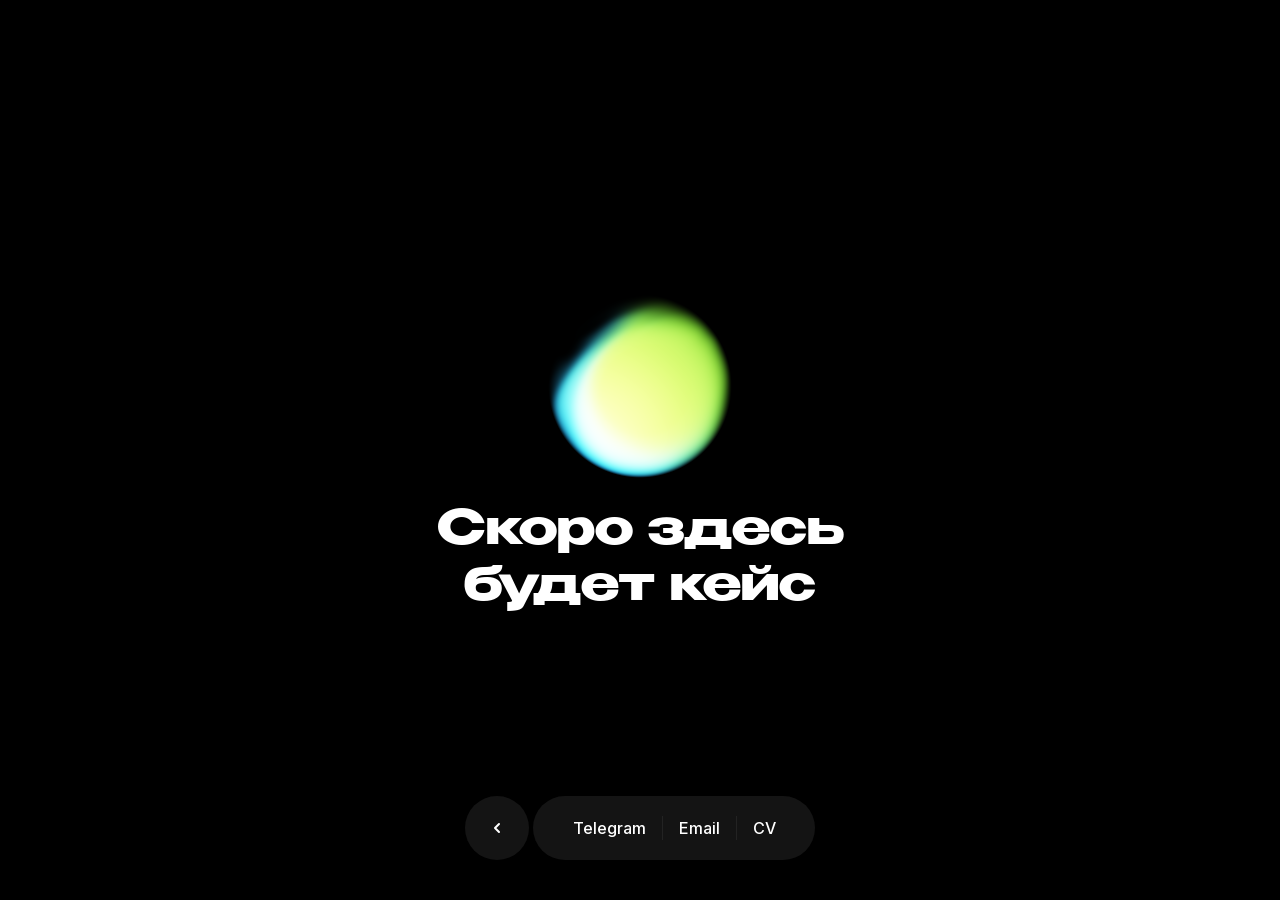
<file: cases/pre-sbermobile/index.html>
<!doctype html>
<html lang="ru">
  <head>
    <meta charset="UTF-8" />
    <!-- Yandex.Metrika counter -->
<script type="text/javascript">
    (function(m,e,t,r,i,k,a){
        m[i]=m[i]||function(){(m[i].a=m[i].a||[]).push(arguments)};
        m[i].l=1*new Date();
        for (var j = 0; j < document.scripts.length; j++) {if (document.scripts[j].src === r) { return; }}
        k=e.createElement(t),a=e.getElementsByTagName(t)[0],k.async=1,k.src=r,a.parentNode.insertBefore(k,a)
    })(window, document,'script','https://mc.yandex.ru/metrika/tag.js?id=113693140', 'ym');

    ym(113693140, 'init', {ssr:true, webvisor:true, clickmap:true, ecommerce:"dataLayer", referrer: document.referrer, url: location.href, accurateTrackBounce:true, trackLinks:true});
</script>
<!-- /Yandex.Metrika counter -->
    <meta name="viewport" content="width=device-width, initial-scale=1, viewport-fit=cover" />
    <meta name="robots" content="noindex" />
    <title>Опыт до&nbsp;СберМобайла — скоро здесь будет кейс · Иван Злобин</title>
    <link rel="icon" href="/public/portrait-icon-32-v4.png" sizes="32x32" type="image/png" />
    <link rel="preload" href="/public/fonts/benzin-bold.b8257b15de48.woff2" as="font" type="font/woff2" crossorigin />
    <link rel="preload" href="/public/fonts/inter-latin.c940764593d0.woff2" as="font" type="font/woff2" crossorigin />
    <link rel="stylesheet" href="/styles.css?v=20260928-4" />
    <link rel="stylesheet" href="/public/lib/case-placeholder.css?v=3" />
    <script src="/public/lib/anchor-menu.js?v=2" defer></script>
    <script type="module" src="/public/lib/case-placeholder.js?v=4"></script>
    <noscript><style>.case-navigation { opacity: 1; visibility: visible; pointer-events: auto; transform: translateX(-50%); }</style></noscript>
    <script src="../../public/lib/contact-goals.js?v=20261023-1" defer></script>
  <script src="../../public/lib/russian-typography.js?v=20260917-1" defer></script>
  <link rel="stylesheet" href="../../public/lib/media-interactions.css?v=20260924-1" />
  <script src="../../public/lib/media-interactions.js?v=20260918-1" defer></script>
</head>
  <body class="case-placeholder">
    <noscript><div><img src="https://mc.yandex.ru/watch/113693140" style="position:absolute; left:-9999px;" alt="" /></div></noscript>
    <main class="case-main">
      <div class="case-content">
        <div class="case-orb" aria-hidden="true">
          <img class="case-orb-poster" src="/public/assets/case-placeholder/orb-thinking.svg" width="180" height="180" alt="" />
          <canvas class="case-orb-canvas" width="180" height="180"></canvas>
        </div>
        <h1>Скоро здесь<br />будет кейс</h1>
      </div>
    </main>
    <nav class="anchor-menu case-navigation" aria-label="Навигация и контакты">
      <a class="anchor-menu-panel anchor-menu-back case-back" href="/" aria-label="Назад на главную"><img src="/public/assets/case-placeholder/back.svg" width="24" height="24" alt="" /></a>
      <div class="anchor-menu-panel anchor-menu-contacts">
      <a href="https://t.me/baho9208" target="_blank" rel="noreferrer">Telegram</a>
      <span class="contact-island-divider" aria-hidden="true"></span>
      <a href="mailto:ivanzl9208@gmail.com">Email</a>
      <span class="contact-island-divider" aria-hidden="true"></span>
      <a href="/cv_zlobin.pdf#zoom=50" target="_blank" rel="noopener noreferrer">CV</a>
      </div>
    </nav>
  </body>
</html>
</file>
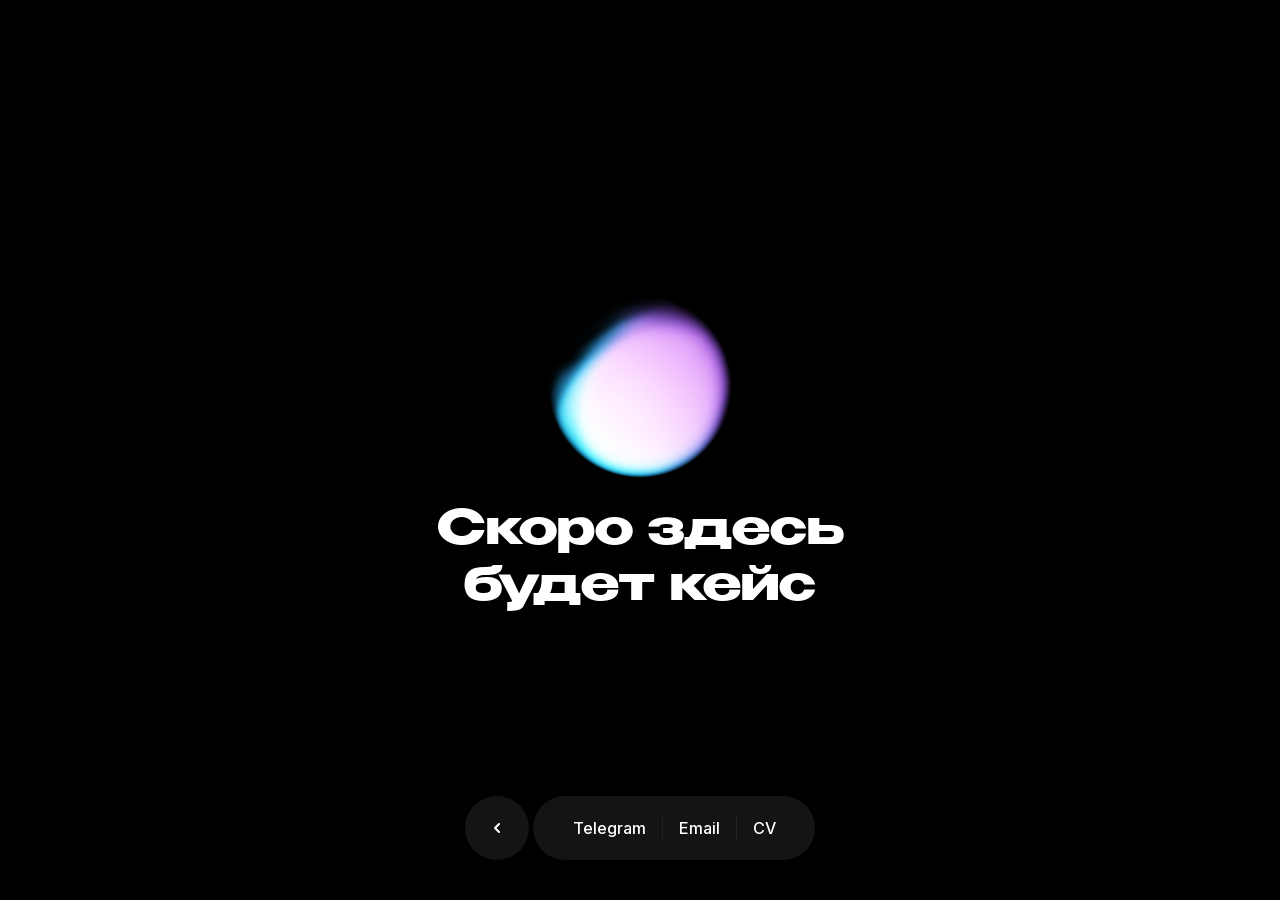
<file: cases/ripped-text/index.html>
<!doctype html>
<html lang="ru">
  <head>
    <meta charset="UTF-8" />
    <!-- Yandex.Metrika counter -->
<script type="text/javascript">
    (function(m,e,t,r,i,k,a){
        m[i]=m[i]||function(){(m[i].a=m[i].a||[]).push(arguments)};
        m[i].l=1*new Date();
        for (var j = 0; j < document.scripts.length; j++) {if (document.scripts[j].src === r) { return; }}
        k=e.createElement(t),a=e.getElementsByTagName(t)[0],k.async=1,k.src=r,a.parentNode.insertBefore(k,a)
    })(window, document,'script','https://mc.yandex.ru/metrika/tag.js?id=113693140', 'ym');

    ym(113693140, 'init', {ssr:true, webvisor:true, clickmap:true, ecommerce:"dataLayer", referrer: document.referrer, url: location.href, accurateTrackBounce:true, trackLinks:true});
</script>
<!-- /Yandex.Metrika counter -->
    <meta name="viewport" content="width=device-width, initial-scale=1, viewport-fit=cover" />
    <meta name="robots" content="noindex" />
    <title>Ripped Text — скоро здесь будет кейс · Иван Злобин</title>
    <link rel="icon" href="/public/portrait-icon-32-v4.png" sizes="32x32" type="image/png" />
    <link rel="preload" href="/public/fonts/benzin-bold.b8257b15de48.woff2" as="font" type="font/woff2" crossorigin />
    <link rel="preload" href="/public/fonts/inter-latin.c940764593d0.woff2" as="font" type="font/woff2" crossorigin />
    <link rel="stylesheet" href="/styles.css?v=20260928-4" />
    <link rel="stylesheet" href="/public/lib/case-placeholder.css?v=3" />
    <script src="/public/lib/anchor-menu.js?v=2" defer></script>
    <script type="module" src="/public/lib/case-placeholder.js?v=4"></script>
    <noscript><style>.case-navigation { opacity: 1; visibility: visible; pointer-events: auto; transform: translateX(-50%); }</style></noscript>
    <script src="../../public/lib/contact-goals.js?v=20261023-1" defer></script>
  <script src="../../public/lib/russian-typography.js?v=20260917-1" defer></script>
  <link rel="stylesheet" href="../../public/lib/media-interactions.css?v=20260924-1" />
  <script src="../../public/lib/media-interactions.js?v=20260918-1" defer></script>
</head>
  <body class="case-placeholder">
    <noscript><div><img src="https://mc.yandex.ru/watch/113693140" style="position:absolute; left:-9999px;" alt="" /></div></noscript>
    <main class="case-main">
      <div class="case-content">
        <div class="case-orb" aria-hidden="true">
          <img class="case-orb-poster" src="/public/assets/case-placeholder/orb-thinking.svg" width="180" height="180" alt="" />
          <canvas class="case-orb-canvas" width="180" height="180"></canvas>
        </div>
        <h1>Скоро здесь<br />будет кейс</h1>
      </div>
    </main>
    <nav class="anchor-menu case-navigation" aria-label="Навигация и контакты">
      <a class="anchor-menu-panel anchor-menu-back case-back" href="/" aria-label="Назад на главную"><img src="/public/assets/case-placeholder/back.svg" width="24" height="24" alt="" /></a>
      <div class="anchor-menu-panel anchor-menu-contacts">
      <a href="https://t.me/baho9208" target="_blank" rel="noreferrer">Telegram</a>
      <span class="contact-island-divider" aria-hidden="true"></span>
      <a href="mailto:ivanzl9208@gmail.com">Email</a>
      <span class="contact-island-divider" aria-hidden="true"></span>
      <a href="/cv_zlobin.pdf#zoom=50" target="_blank" rel="noopener noreferrer">CV</a>
      </div>
    </nav>
  </body>
</html>
</file>
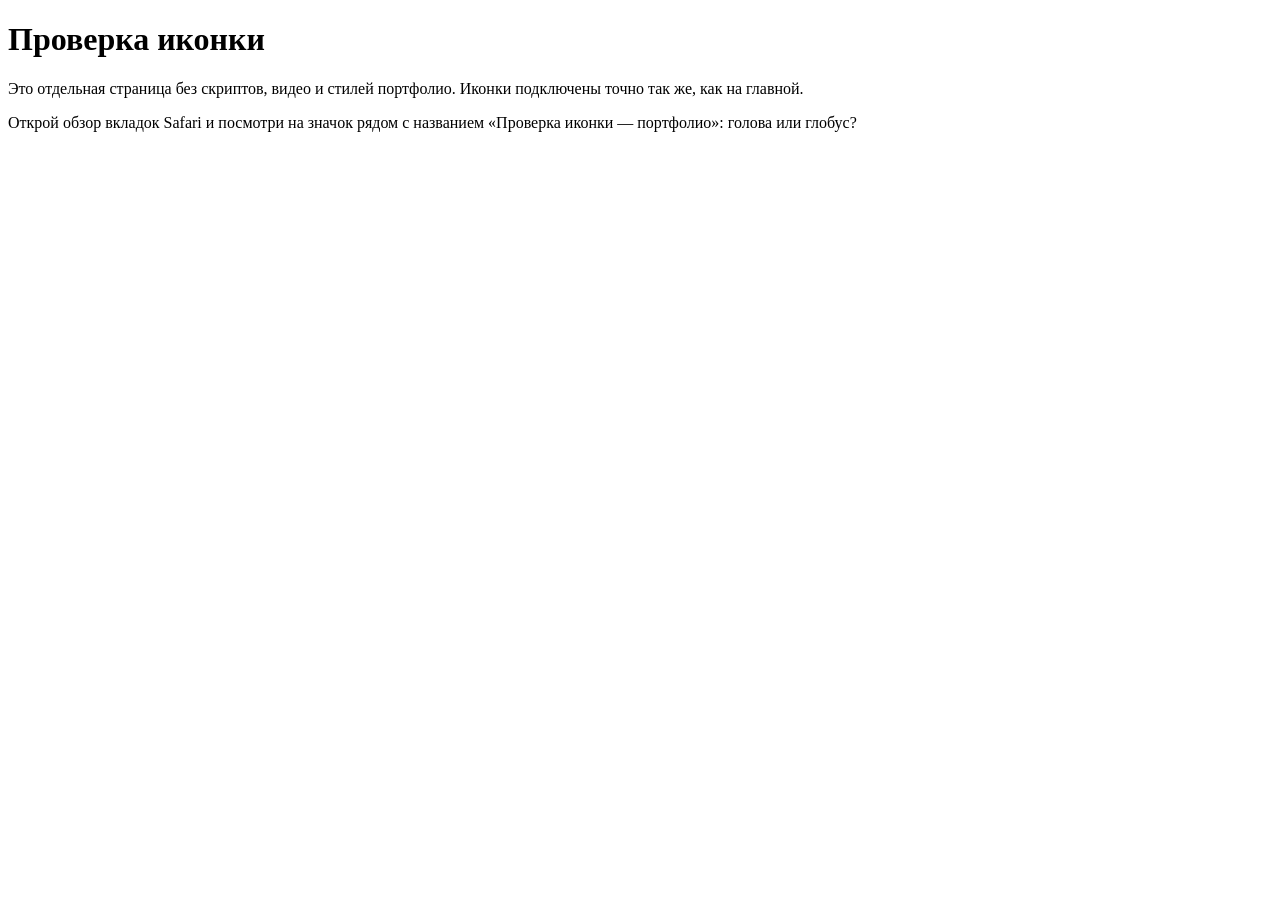
<file: public/favicon-check.html>
<!doctype html>
<html lang="ru">
  <head>
    <meta charset="UTF-8" />
    <meta name="viewport" content="width=device-width, initial-scale=1.0" />
    <meta name="robots" content="noindex, nofollow" />
    <title>Проверка иконки — портфолио</title>
    <link rel="icon" href="/public/favicon-32x32.png?v=20260918-3" sizes="32x32" type="image/png" />
    <link rel="icon" href="/favicon.png?v=20260918-3" sizes="192x192" type="image/png" />
    <link rel="apple-touch-icon" href="/apple-touch-icon.png?v=20260918-2" sizes="180x180" />
  </head>
  <body>
    <h1>Проверка иконки</h1>
    <p>Это отдельная страница без скриптов, видео и стилей портфолио. Иконки подключены точно так же, как на главной.</p>
    <p>Открой обзор вкладок Safari и посмотри на значок рядом с названием «Проверка иконки — портфолио»: голова или глобус?</p>
  </body>
</html>
</file>
<file: styles.css>
@font-face {
  font-family: "Benzin";
  src: url("public/fonts/benzin-bold.b8257b15de48.woff2") format("woff2"),
       url("public/fonts/benzin-bold.d093c6b28947.woff") format("woff");
  font-weight: 700;
  font-style: normal;
  font-display: swap;
}

/* Same Inter v20 subsets and glyph coverage as the former Google Fonts CSS.
   Both requested weights share the same variable WOFF2 file per subset. */
@font-face {
  font-family: "Inter";
  font-style: normal;
  font-weight: 400 500;
  font-display: swap;
  src: url("public/fonts/inter-cyrillic-ext.fccca918fea4.woff2") format("woff2");
  unicode-range: U+0460-052F, U+1C80-1C8A, U+20B4, U+2DE0-2DFF, U+A640-A69F, U+FE2E-FE2F;
}
@font-face {
  font-family: "Inter";
  font-style: normal;
  font-weight: 400 500;
  font-display: swap;
  src: url("public/fonts/inter-cyrillic.aebf2ab4a4ce.woff2") format("woff2");
  unicode-range: U+0301, U+0400-045F, U+0490-0491, U+04B0-04B1, U+2116;
}
@font-face {
  font-family: "Inter";
  font-style: normal;
  font-weight: 400 500;
  font-display: swap;
  src: url("public/fonts/inter-greek-ext.a2e2c783ca6f.woff2") format("woff2");
  unicode-range: U+1F00-1FFF;
}
@font-face {
  font-family: "Inter";
  font-style: normal;
  font-weight: 400 500;
  font-display: swap;
  src: url("public/fonts/inter-greek.46dd4cdca58c.woff2") format("woff2");
  unicode-range: U+0370-0377, U+037A-037F, U+0384-038A, U+038C, U+038E-03A1, U+03A3-03FF;
}
@font-face {
  font-family: "Inter";
  font-style: normal;
  font-weight: 400 500;
  font-display: swap;
  src: url("public/fonts/inter-vietnamese.8db00ff46c67.woff2") format("woff2");
  unicode-range: U+0102-0103, U+0110-0111, U+0128-0129, U+0168-0169, U+01A0-01A1, U+01AF-01B0, U+0300-0301, U+0303-0304, U+0308-0309, U+0323, U+0329, U+1EA0-1EF9, U+20AB;
}
@font-face {
  font-family: "Inter";
  font-style: normal;
  font-weight: 400 500;
  font-display: swap;
  src: url("public/fonts/inter-latin-ext.a28eb6d3ccb5.woff2") format("woff2");
  unicode-range: U+0100-02BA, U+02BD-02C5, U+02C7-02CC, U+02CE-02D7, U+02DD-02FF, U+0304, U+0308, U+0329, U+1D00-1DBF, U+1E00-1E9F, U+2020, U+20A0-20AB, U+20AD-20C0, U+2113, U+2C60-2C7F, U+A720-A7FF;
}
@font-face {
  font-family: "Inter";
  font-style: normal;
  font-weight: 400 500;
  font-display: swap;
  src: url("public/fonts/inter-latin.c940764593d0.woff2") format("woff2");
  unicode-range: U+0000-00FF, U+0131, U+0152-0153, U+02BB-02BC, U+02C6, U+02DA, U+02DC, U+0304, U+0308, U+0329, U+2000-206F, U+20AC, U+2122, U+2191, U+2193, U+2212, U+2215, U+FEFF, U+FFFD;
}

:root {
  color-scheme: dark;
  --bg: #000;
  --text: #fff;
  --muted: rgba(255, 255, 255, 0.5);
  --line: rgba(255, 255, 255, 0.1);
  --blue: #006bdd;
  font-family: Inter, Arial, sans-serif;
  font-synthesis: none;
}

* { box-sizing: border-box; }
html { scroll-behavior: smooth; overflow-x: clip; background: var(--bg); }
body { position: relative; margin: 0; min-width: 320px; overflow-x: clip; background: var(--bg); color: var(--text); -webkit-font-smoothing: antialiased; }
body::before { content: ""; position: absolute; z-index: 0; top: var(--life-glow-center-y, 0px); left: 50%; width: 2400px; height: 2000px; pointer-events: none; opacity: 0; transform: translate(-50%, -50%); background-position: center; background-size: 100% 100%; background-repeat: no-repeat; transition: opacity 180ms ease-out; }
body.life-glow-ready::before { opacity: 1; background-image: url("public/assets/life/life-glow-desktop.webp?v=20260925-2"); }
body.life-glow-ready.life-glow-hd::before { background-image: url("public/assets/life/life-glow-desktop@2x.webp?v=20260925-2"); }
a { color: inherit; text-decoration: none; }
img { display: block; }
:is(.projects, .vibecoded, .about) img { -webkit-user-drag: none; -webkit-user-select: none; user-select: none; }
.mobile-only { display: none; }
.unbroken-word { white-space: nowrap; }
.page { position: relative; z-index: 1; width: min(100%, 1440px); min-height: 100vh; margin-inline: auto; overflow: hidden; background: transparent; }
.content { width: 800px; margin-inline: auto; }

.site-header { position: absolute; z-index: 5; inset: 0 0 auto; height: 96px; font-size: 14px; line-height: 20px; pointer-events: none; }
.designer-label { position: absolute; left: 64px; top: 48px; margin: 0; color: var(--muted); }
.tablet-break { display: none; }
.work-status { position: absolute; top: 48px; right: 64px; margin: 0; display: flex; align-items: center; gap: 8px; font-size: 14px; line-height: 20px; white-space: nowrap; }
.work-status::before, .work-status::after { content: ""; position: absolute; left: 6px; top: 6px; width: 8px; height: 8px; border-radius: 50%; pointer-events: none; }
.work-status::before { z-index: 1; background: #fa5f05; transform-origin: center; animation: status-pulse 1.2s ease-in-out infinite; }
.work-status::after { z-index: 2; background: #fa5f05; }
.work-status img { position: relative; z-index: 0; width: 20px; height: 20px; opacity: 0; }
.work-status-mobile { display: none; }

@keyframes status-pulse {
  0% { opacity: 0.75; transform: scale(1); }
  62.5% { opacity: 0; transform: scale(2.5); }
  100% { opacity: 0; transform: scale(2.5); }
}

.hero { position: relative; width: 100%; margin-inline: auto; }
.portrait { position: absolute; z-index: 1; top: 32px; left: 50%; width: clamp(360px, 33.333vw, 480px); aspect-ratio: 1; overflow: visible; background: transparent; touch-action: pan-y; transform: translateX(-50%); }
.hero-head, .hero-reveal-canvas { position: absolute; display: block; }
.hero-head { inset: 0; width: 100%; height: 100%; object-fit: cover; object-position: center; }
.hero-head-default { z-index: 0; }
.hero-head-reveal { z-index: 1; opacity: 0; pointer-events: none; }
.hero-head-mobile-video { display: none; z-index: 1; aspect-ratio: 1; background: #000; pointer-events: none; }
.portrait[data-hero-touch] .hero-head-default { z-index: 2; }
.portrait[data-hero-touch][data-mobile-video-ready] .hero-head-default { opacity: 0; }
.portrait[data-hero-touch] .hero-head-mobile-video:not([hidden]) { display: block; }
.hero-haptic-switch { display: none; }
@media (hover: none), (pointer: coarse) {
  .hero-head-reveal, .hero-reveal-canvas { display: none; }
  .portrait[data-hero-touch] .hero-haptic-switch { display: block; position: absolute; z-index: 3; inset: 0; width: 100%; height: 100%; margin: 0; opacity: .001; cursor: pointer; touch-action: pan-y; }
  .portrait:has(.hero-haptic-switch:focus-visible) { outline: 2px solid var(--text); outline-offset: 2px; }
}
@media (hover: none) and (pointer: coarse) {
  .hero-content { pointer-events: none; }
  .hero-content > * { pointer-events: auto; }
}
.hero-reveal-canvas { z-index: 2; inset: -50%; width: 200%; height: 200%; pointer-events: none; }
.hero-content { position: relative; z-index: 3; width: min(800px, calc(100% - 64px)); margin-inline: auto; padding-top: clamp(400px, 30.764vw, 443px); display: flex; flex-direction: column; align-items: center; gap: 32px; }
h1, .section-title, .project h2, .contact h2 { font-family: Benzin, Inter, sans-serif; font-weight: 700; }
.hero h1 { margin: 0; font-size: 48px; line-height: 56px; text-align: center; }
.actions { display: flex; gap: 16px; align-items: flex-start; }
.button { --magnet-x: 0px; --magnet-y: 0px; min-height: 56px; padding: 16px 32px; display: inline-flex; align-items: center; justify-content: center; border-radius: 80px; background: rgba(255, 255, 255, 0.1); font-size: 16px; font-weight: 500; line-height: 24px; white-space: nowrap; transform: translate3d(var(--magnet-x), var(--magnet-y), 0); transition: transform .24s cubic-bezier(.22, 1, .36, 1), background .2s ease; will-change: transform; }
.button.is-magnetic { transition-duration: .08s, .2s; }
.button-primary { background: var(--blue); }

.projects { width: 800px; margin: 80px auto 0; display: grid; grid-template-columns: 380px 380px; column-gap: 40px; row-gap: 40px; }
.project { --project-image-scale: 1; --project-zoom-scale: 1.04; position: relative; min-width: 0; }
.project-esim { width: 460px; }
.project-menu { width: 300px; justify-self: end; }
.project-legacy { grid-column: 1 / -1; width: 800px; }
.project-media { position: relative; display: block; width: 100%; height: 320px; overflow: hidden; border-radius: 32px; }
.case-preview-container { background: #0f0f0f; }
.case-preview-container::before, .case-preview-container::after { content: ""; position: absolute; z-index: 1; inset: 0; border-radius: inherit; pointer-events: none; }
.case-preview-container::before { box-sizing: border-box; border: 1px solid rgba(255, 255, 255, .04); }
.case-preview-container::after { box-shadow: inset 0 8px 16px 0 rgba(255, 255, 255, .06); }
.project-visual { position: absolute; inset: 0; display: block; transform: scale(var(--project-image-scale)); transform-origin: center; transition: transform .6s cubic-bezier(.22, 1, .36, 1); will-change: transform; }
.project-image { width: 100%; height: 100%; object-fit: cover; }
.project-media[data-media-touch] { --project-image-scale: 1; }
.project-media[data-media-held] { --project-image-scale: var(--project-zoom-scale); }
.project-esim .project-visual { background: linear-gradient(152.4792112944034deg, rgb(255, 188, 53) 14.504%, rgb(228, 79, 3) 84.961%); }
.project-chip-poster, .project-chip-video { position: absolute; top: 40px; left: 50%; display: block; width: 240px; height: 240px; transform: translateX(-50%) scale(var(--chip-hover-scale, 1)); transition: transform .6s cubic-bezier(.22, 1, .36, 1); object-fit: contain; pointer-events: none; }
.project-b2b .project-visual { background: #22292e; }
.project-b2b-poster, .project-b2b-video { position: absolute; inset: 0; display: block; width: 100%; height: 100%; }
.project-b2b-poster, .project-b2b-video { object-fit: cover; object-position: center; pointer-events: none; }
.project-legacy .project-visual { background: #000; }
.project-legacy-poster, .project-legacy-video { position: absolute; top: -82px; right: calc((100% - 800px) / 2); display: block; width: 1204px; height: auto; pointer-events: none; }
.project-chip-poster, .project-b2b-poster, .project-legacy-poster { z-index: 1; }
.is-video-ready > .project-chip-poster, .is-video-ready > .project-b2b-poster, .is-video-ready > .project-legacy-poster { visibility: hidden; }
.project-chip-video.is-unavailable, .project-b2b-video.is-unavailable, .project-legacy-video.is-unavailable { opacity: 0; }
.project-copy { margin-top: 24px; }
.project h2 { margin: 0; font-size: 24px; line-height: 32px; }
.project p { margin: 4px 0 0; color: var(--muted); font-size: 16px; line-height: 24px; }

.experience { margin-top: 120px; }
.section-title { margin: 0; font-size: 36px; line-height: 48px; }
[data-soft-blur-in] { perspective: 900px; }
.soft-blur-content { display: inline; transform-style: preserve-3d; }
.soft-blur-word { display: inline-block; white-space: nowrap; }
.soft-blur-char { display: inline-block; white-space: pre; transform-origin: 50% 55%; backface-visibility: hidden; will-change: transform, opacity, filter; }
.soft-blur-complete .soft-blur-char { will-change: auto; }
.jobs { margin-top: 40px; display: flex; flex-direction: column; gap: 65px; }
.job { position: relative; display: grid; grid-template-columns: repeat(2, minmax(0, 1fr)); grid-template-rows: auto auto; align-items: center; gap: 0 16px; min-height: 56px; font-size: 20px; line-height: 28px; }
.job + .job::before { content: ""; position: absolute; left: 0; right: 0; top: -33px; height: 1px; background: var(--line); }
.company { display: flex; grid-column: 1; grid-row: 1 / 3; align-items: center; gap: 20px; min-width: 0; }
.company > span { min-width: 0; flex: 1 1 auto; }
.brand-mark { display: block; flex: none; overflow: hidden; border-radius: 20px; background: var(--brand-mark-bg); }
.brand-mark img { display: block; width: 100%; height: 100%; }
.brand-mark--agency, .brand-mark--creativa { --brand-mark-bg: #fff; }
.brand-mark--freelance { --brand-mark-bg: #00cd5e; }
.brand-mark--chulakov { --brand-mark-bg: #fff534; }
.brand-mark--sber { --brand-mark-bg: #00aa47; }
.brand-mark--sbermobile { --brand-mark-bg: #fa5f05; }
.brand-mark--synaptik { --brand-mark-bg: #2b80ff; }
.company > .company-mark { width: 56px; height: 56px; flex: 0 0 56px; }
.company b, .company small { display: block; font-weight: 400; }
.company b { display: flex; align-items: center; gap: 4px; }
.company-arrow { flex: none; width: 24px; height: 24px; }
.company-arrow, .career-step-arrow { opacity: .5; }
.company small { display: none; color: var(--muted); font-size: 13px; line-height: 18px; }
.role { grid-column: 2; grid-row: 1; align-self: end; color: var(--muted); text-align: right; }
.years { grid-column: 2; grid-row: 2; align-self: start; text-align: right; white-space: nowrap; }
.counter-number { display: inline-block; min-width: 4ch; }
.job[href] { cursor: pointer; }
.career-scroll { display: none; }
.career-flow, .career-flow-stage { display: contents; }

.vibecoded { margin-top: 120px; }
.vibecoded-grid { width: 100%; margin-top: 40px; display: grid; grid-template-columns: repeat(2, minmax(0, 1fr)); column-gap: 40px; row-gap: 40px; }
.vibecoded .project-media { height: auto; aspect-ratio: 380 / 247; }

.about { margin-top: 120px; }
.about-copy { width: 680px; margin: 20px 0 0; color: var(--muted); font-size: 20px; line-height: 32px; }
.collage { position: relative; isolation: isolate; width: 1040px; height: 1160px; margin-left: -124px; margin-top: -83px; }
.photo, .sticker { --parallax-y: 0px; --base-rotation: 0deg; transform: translate3d(0, var(--parallax-y), 0) rotate(var(--base-rotation)); }
.photo { position: absolute; display: block; object-fit: cover; border-radius: 32px; filter: blur(.1px); }
.photo-family { left: 112px; top: 178px; width: 390px; height: 520px; --base-rotation: -2.61deg; }
.photo-baby { left: 514px; top: 180px; width: 390px; height: 390px; --base-rotation: 2.29deg; filter: brightness(.94) blur(.1px); }
.photo-baby-poster { z-index: 1; pointer-events: none; }
.photo-baby-poster.is-video-ready { visibility: hidden; }
.photo-gaming { left: 481px; top: 505px; width: 390px; height: 500px; --base-rotation: -7.63deg; }
.photo-boxing { left: 103px; top: 685px; width: 390px; height: 260px; --base-rotation: 9.82deg; }
.sticker { position: absolute; display: block; padding: 0; border: 0; background: transparent; color: inherit; font-family: Inter, sans-serif; line-height: 1; cursor: pointer; touch-action: manipulation; -webkit-tap-highlight-color: transparent; }
.sticker-glyph { display: block; transform-origin: 50% 70%; pointer-events: none; }
.sticker-art { display: block; width: 1em; height: 1em; object-fit: contain; }
.sticker-haptic-switch { position: absolute; z-index: 2; inset: 0; width: 100%; height: 100%; margin: 0; opacity: .001; cursor: pointer; }
.sticker, .sticker-haptic-switch { outline: none; }
.sticker-baby { left: 36px; top: 514px; font-size: 197.42px; --base-rotation: -15deg; }
.sticker-game { left: 806px; top: 104px; font-size: 207.4px; --base-rotation: 30deg; }
.sticker-boxing { left: 210px; top: 846px; font-size: 218.09px; --base-rotation: 50.35deg; }
.sticker-argentina { left: 840px; top: 800px; font-size: 169.31px; --base-rotation: 11.34deg; }
.sticker-baby .sticker-glyph { animation: sticker-baby-sway 4.6s ease-in-out infinite; }
.sticker-game .sticker-glyph { animation: sticker-game-sway 4.2s ease-in-out infinite; }
.sticker-boxing .sticker-glyph { animation: sticker-boxing-jab 3.6s cubic-bezier(.22, 1, .36, 1) infinite; transform-origin: 30% 62%; }
.sticker-argentina .sticker-glyph { animation: sticker-flag-sway 4.9s ease-in-out infinite; transform-origin: 50% 70%; }
.collage.is-parallax-active [data-parallax-speed] { will-change: transform; }

.emoji-reaction { position: absolute; z-index: 20; display: block; width: 1em; height: 1em; pointer-events: none; user-select: none; opacity: 0; font-family: Inter, sans-serif; font-size: var(--reaction-size, 32px); line-height: 1; filter: drop-shadow(0 5px 10px rgba(0,0,0,.2)); transform: translate(-50%, -50%) scale(.38); animation: emoji-reaction-burst var(--reaction-duration, 650ms) cubic-bezier(.22, 1, .36, 1) var(--reaction-delay, 0ms) forwards; will-change: transform, opacity; }
.emoji-reaction-art { display: block; width: 100%; height: 100%; object-fit: contain; }

@keyframes sticker-baby-sway {
  0%, 100% { transform: rotate(-4deg) translateY(1px); }
  50% { transform: rotate(4deg) translateY(-2px); }
}

@keyframes sticker-game-sway {
  0%, 100% { transform: translate3d(0, 4px, 0); }
  50% { transform: translate3d(0, -7px, 0); }
}

@keyframes sticker-boxing-jab {
  0%, 68%, 88%, 100% { transform: translate3d(0, 0, 0) rotate(0deg) scale(1); }
  73% { transform: translate3d(-8px, 4px, 0) rotate(5deg) scale(.97); }
  77% { transform: translate3d(34px, -8px, 0) rotate(-9deg) scale(1.12); }
  81% { transform: translate3d(7px, 2px, 0) rotate(2deg) scale(1.02); }
  85% { transform: translate3d(-3px, 1px, 0) rotate(1deg) scale(.99); }
}

@keyframes sticker-flag-sway {
  0%, 100% { transform: scale(.94); }
  50% { transform: scale(1.06); }
}

@keyframes emoji-reaction-burst {
  0% { opacity: 0; transform: translate(-50%, -50%) translate3d(0, 5px, 0) scale(.38) rotate(0deg); }
  16% { opacity: .92; }
  72% { opacity: .82; }
  100% { opacity: 0; transform: translate(-50%, -50%) translate3d(var(--reaction-x), var(--reaction-y), 0) scale(var(--reaction-scale)) rotate(var(--reaction-rotate)); }
}

.contact { margin-top: 75px; }
.contact h2 { --contact-line-height: 56px; margin: 0 auto; color: var(--muted); font-size: 48px; line-height: var(--contact-line-height); text-align: center; }
.contact a { color: var(--text); }
.contact-keep-together { white-space: nowrap; }
/* Keep descender room outside the inline layout; each rolling copy includes the same room. */
.contact-roll { display: inline-flex; flex-direction: column; vertical-align: baseline; box-sizing: content-box; height: var(--contact-line-height); padding-bottom: .15em; margin-bottom: -.15em; overflow: hidden; white-space: nowrap; }
.contact-roll-line { display: block; flex: 0 0 calc(var(--contact-line-height) + .15em); height: calc(var(--contact-line-height) + .15em); line-height: inherit; }
.footer { margin-top: 236px; padding-bottom: 48px; color: var(--muted); font-size: 14px; line-height: 20px; text-align: center; }
/* One anchor-menu system: contacts, optional back action, or modal close action. */
:is(.contact-island, .anchor-menu) { position: fixed; z-index: 50; left: 50%; bottom: max(40px, env(safe-area-inset-bottom)); display: flex; align-items: center; gap: 4px; opacity: 0; visibility: hidden; pointer-events: none; transform: translate3d(-50%, calc(100% + 64px), 0) scale(.96); transform-origin: 50% 100%; transition: transform 560ms cubic-bezier(.22,1,.36,1), opacity 280ms ease, visibility 0s linear 560ms; }
.anchor-menu:not(.is-visible) { transition: none; }
:is(.contact-island, .anchor-menu).is-visible { opacity: 1; visibility: visible; pointer-events: auto; transform: translate3d(-50%, 0, 0) scale(1); transition-delay: 0s; }
:is(.contact-island, .anchor-menu-panel) { display: flex; align-items: center; justify-content: center; flex: none; gap: 16px; height: 64px; padding: 20px 40px; border: 0; border-radius: 40px; background: rgba(165,165,165,.12); -webkit-backdrop-filter: blur(20px); backdrop-filter: blur(20px); color: #fff; font: 500 16px/24px Inter, Arial, sans-serif; white-space: nowrap; }
:is(.contact-island, .anchor-menu-contacts) { width: 282px; }
:is(.contact-island, .anchor-menu) a { position: relative; flex: none; color: inherit; font: inherit; white-space: nowrap; }
:is(.contact-island, .anchor-menu-contacts) a::after { content: ""; position: absolute; inset: -10px -7px; }
:is(.contact-island, .anchor-menu) :is(a, button):focus-visible { outline: 2px solid #fff; outline-offset: 4px; }
.anchor-menu-panel:is(a, button) { cursor: pointer; }
.anchor-menu-close { width: 149px; }
.anchor-menu-back { width: 64px; padding: 20px; }
.anchor-menu-back img { width: 24px; height: 24px; }
.contact-island-divider { flex: 0 0 1px; width: 1px; height: 24px; background: rgba(217,217,217,.08); }

@media (hover: hover) and (pointer: fine) {
  .job:hover .company-arrow, .career-step:hover .career-step-arrow { opacity: 1; }
  .button:hover { background: rgba(255,255,255,.16); }
  .button-primary:hover { background: #0878ed; }
  .project:hover { --project-image-scale: var(--project-zoom-scale); }
  .project-esim:hover { --chip-hover-scale: 1.06; }
}

@media (hover: hover) and (pointer: fine) and (prefers-reduced-motion: no-preference) {
  .contact-roll-line { transition: transform 200ms linear; }
  .contact-roll:hover .contact-roll-line { transform: translate3d(0, -100%, 0); }
}

@media (hover: none), (pointer: coarse) {
  .project:active { --project-image-scale: var(--project-zoom-scale); }
  .vibecoded-card:active { --project-image-scale: 1; }
}

@media (max-width: 900px) and (min-width: 600px) {
  .page { width: 100%; }
  .content, .projects { width: min(800px, calc(100% - 64px)); }
  .projects { grid-template-columns: 1fr 1fr; gap: 40px 24px; }
  .project, .project-esim, .project-menu, .project-legacy { width: 100%; }
  .project-legacy { grid-column: 1 / -1; }
  .project h2 { font-size: 22px; line-height: 28px; }
  .vibecoded-grid { column-gap: 24px; }
  .company { gap: 12px; }
}

@media (min-width: 768px) and (max-width: 1023px) {
  .page { --tablet-content-width: min(800px, calc(100% - 64px)); }
  .site-header, .hero-content, .projects { width: var(--tablet-content-width); }
  .site-header { margin-inline: auto; }
  .designer-label { left: 0; white-space: nowrap; }
  .tablet-break { display: initial; }
  .site-header > .work-status { right: 0; }
}

@media (min-width: 600px) {
  .project-legacy .case-preview-container { background: #000; }
  .project-legacy .case-preview-container::before { display: none; }
  .project-legacy .case-preview-container::after { inset: .5px; border-radius: calc(32px - .5px); box-shadow: inset 0 0 0 1px rgba(255, 255, 255, .04), inset 0 8px 16px 0 rgba(255, 255, 255, .06); }
  .collage .photo-family { z-index: 1; }
  .collage .sticker { z-index: 2; }
}

@media (min-width: 601px) and (max-width: 1199px) {
  body::before { width: 2000px; height: 1800px; }
  body.life-glow-ready::before { background-image: url("public/assets/life/life-glow-tablet.webp?v=20260925-2"); }
  body.life-glow-ready.life-glow-hd::before { background-image: url("public/assets/life/life-glow-tablet@2x.webp?v=20260925-2"); }
}

@media (max-width: 600px) {
  body::before { display: none; }
  body.life-glow-ready::before { background-image: none; }
}

@media (max-width: 599px) {
  .brand-mark { border-radius: 16px; }
  :root {
    --mobile-h3: 700 24px/32px Benzin, Inter, sans-serif;
    --mobile-h4-medium: 500 20px/24px Inter, Arial, sans-serif;
    --mobile-card-title: 700 20px/24px Benzin, Inter, sans-serif;
  }
  .type-mobile-h3 { font: var(--mobile-h3); }
  .type-mobile-h4-medium { font: var(--mobile-h4-medium); }
  html, body { background: #000; }
  .desktop-only { display: none !important; }
  .mobile-only { display: inline; }
  .page { width: 100%; overflow: clip; }
  .content { width: calc(100% - 32px); }
  .site-header { height: 72px; }
  .designer-label { top: 24px; left: 50%; width: auto; white-space: nowrap; transform: translateX(-50%); text-align: center; }
  .site-header > .work-status { display: none; }
  .hero { width: 100%; }
  .portrait { top: 72px; width: min(300px, calc(100% - 60px)); }
  .work-status-mobile { position: absolute; top: auto; bottom: 16px; left: 50%; right: auto; display: flex; width: 192px; height: 20px; margin: 0; z-index: 2; transform: translateX(-50%); }
  .hero-content { width: calc(100% - 32px); padding-top: 372px; gap: 24px; pointer-events: none; }
  .hero-content > * { pointer-events: auto; }
  .hero h1 { width: 100%; font-size: clamp(25px, 7.78vw, 28px); line-height: clamp(32px, 10vw, 36px); }
  .actions { width: 100%; display: grid; grid-template-columns: 1fr 1fr; gap: 12px; }
  .button { min-height: 56px; padding: 16px 24px; }
  .button-primary { grid-column: 1 / -1; }
  .projects { width: calc(100% - 32px); margin-top: 48px; display: flex; flex-direction: column; gap: 24px; }
  .project, .project-esim, .project-menu, .project-ai, .project-b2b, .project-legacy { width: 100%; }
  .project-media { height: auto; aspect-ratio: 328 / 420; border-radius: 24px; }
  .case-preview-container::after { box-shadow: inset 4px 8px 20px 0 rgba(255, 255, 255, .06); }
  .project-esim .project-visual { background: linear-gradient(136.1972573793113deg, rgb(255, 188, 53) 14.504%, rgb(228, 79, 3) 84.961%); }
  .project-chip-poster, .project-chip-video { top: 40%; width: calc(100% * 228 / 328); height: auto; aspect-ratio: 1; }
  .project-b2b-poster, .project-b2b-video { object-position: 15% center; }
  .project-legacy-poster, .project-legacy-video { top: auto; right: -65px; bottom: 0; width: calc(100% * 672 / 328); }
  .project-copy { position: absolute; z-index: 2; left: 24px; top: 24px; width: calc(100% - 48px); height: auto; margin: 0; overflow: visible; clip: auto; color: #fff; white-space: normal; pointer-events: none; }
  .project h2 { font: var(--mobile-card-title); }
  .project p { margin-top: 6px; color: inherit; font-size: 14px; line-height: 20px; }
  .career-flow { display: block; }
  .career-flow-stage { display: block; }
  .experience { --career-pitch: 144px; width: 100%; margin-top: 96px; }
  .section-title { font: var(--mobile-h3); }
  .experience > .section-title, .experience > .jobs { display: none; }
  .career-scroll { display: block; }
  .career-stage { position: relative; width: calc(100% - 32px); margin-inline: auto; padding-bottom: 96px; }
  .career-steps { display: flex; flex-direction: column; margin-top: 40px; }
  .career-step { position: relative; display: grid; flex: 0 0 var(--career-pitch); grid-template-columns: 48px minmax(0, 1fr) 24px; grid-template-rows: min-content; width: 100%; font-family: Inter, Arial, sans-serif; font-weight: 400; cursor: pointer; }
  .career-step:last-child { flex-basis: auto; min-height: 70px; }
  .career-icon { display: block; width: 48px; height: 48px; transform-origin: center; }
  .career-icon.is-pulsing { animation: career-icon-pulse 420ms cubic-bezier(.22, 1, .36, 1); }
  @keyframes career-icon-pulse { 0%, 100% { transform: scale(1); } 45% { transform: scale(1.12); } }
  .career-step-copy { position: relative; display: flex; flex-direction: column; align-items: flex-start; min-width: 0; margin-inline: 20px 16px; }
  .career-step-copy > span { display: block; width: 100%; }
  .career-strike-layer { position: absolute; inset: 0; pointer-events: none; }
  .career-strike-line { position: absolute; height: 1px; border-radius: 1px; transform: scaleX(0); transform-origin: left center; }
  .career-step-copy > .career-step-name { display: block; font-size: 18px; line-height: 26px; white-space: normal; }
  .career-step-name-tail { display: inline-flex; align-items: center; white-space: nowrap; }
  .career-step-arrow { display: block; flex: none; width: 16px; height: 16px; margin-left: 4px; }
  .career-step-role, .career-step-years { font-size: 16px; line-height: 24px; }
  .career-step-role { margin-top: 8px; color: var(--muted); }
  .career-step-years { white-space: nowrap; }
  .career-check { position: relative; display: grid; place-items: center; width: 24px; height: 24px; border: 2px solid rgba(255, 255, 255, .2); border-radius: 8px; transform-origin: center; }
  .career-check::after { content: ""; position: absolute; inset: -3px; border: 2px solid var(--career-check-color); border-radius: 11px; opacity: 0; pointer-events: none; }
  .career-check svg { display: block; width: 24px; height: 24px; overflow: visible; }
  .career-check path { fill: none; stroke: #000; stroke-width: 2; stroke-linecap: round; stroke-linejoin: round; stroke-dasharray: 13; stroke-dashoffset: 13; transition: stroke-dashoffset .32s linear; }
  .career-step.is-complete .career-icon { opacity: .2; }
  .career-scroll:not(.has-strike-lines) .career-step.is-complete .career-step-name-text,
  .career-scroll:not(.has-strike-lines) .career-step.is-complete .career-step-role,
  .career-scroll:not(.has-strike-lines) .career-step.is-complete .career-step-years { text-decoration: line-through; text-decoration-thickness: 1px; }
  .career-step.is-complete .career-check { border: 0; background: var(--career-check-color); animation: career-check-impact 360ms cubic-bezier(.22, 1, .36, 1); }
  .career-step.is-complete .career-check::after { animation: career-check-ring 420ms ease-out; }
  @keyframes career-check-impact { 0%, 100% { transform: scale(1); } 38% { transform: scale(1.2); } 68% { transform: scale(.97); } }
  @keyframes career-check-ring { 0% { opacity: .85; transform: scale(.8); } 55% { opacity: .75; } 100% { opacity: 0; transform: scale(1.65); } }
  .career-step.is-complete .career-check path { stroke-dashoffset: 0; }
  .career-step:first-child { --career-check-color: #fff; }
  .career-step:nth-child(2) { --career-check-color: #fff534; }
  .career-step:nth-child(3) { --career-check-color: #00aa47; }
  .career-connector { position: absolute; top: 64px; left: 23px; width: 1px; height: calc(var(--career-pitch) - 80px); overflow: hidden; border-radius: 24px; background: rgba(255, 255, 255, .1); pointer-events: none; }
  .career-connector-fill { display: block; width: 100%; height: 100%; background: #fff; transform: scaleY(var(--career-fill, 0)); transform-origin: top; }
  .vibecoded { margin-top: 0; }
  .vibecoded-grid { margin-top: 40px; display: flex; flex-direction: column; gap: 40px; }
  .vibecoded .project-media { aspect-ratio: 328 / 213; }
  .vibecoded .project-copy { position: static; width: 100%; margin-top: 16px; color: var(--text); pointer-events: auto; }
  .vibecoded .project p { color: var(--muted); }
  .about { margin-top: 96px; }
  .about-copy { width: 100%; margin-top: 12px; font-size: 14px; line-height: 24px; }
  .collage { width: 360px; height: 440px; margin-left: calc(50% - 180px); margin-top: 12px; }
  .photo { border-radius: 24px; }
  .collage .photo { transform: translateY(var(--parallax-y)) rotate(var(--base-rotation)); }
  .photo-family { left: 21.371px; top: 39.974px; width: 180px; height: 240px; z-index: 1; }
  .photo-baby { left: 201.341px; top: 56.741px; width: 140px; height: 140px; }
  .photo-gaming { left: 200.658px; top: 198.409px; width: 140px; height: 200px; }
  .photo-boxing { left: 27.915px; top: 281.471px; width: 180px; height: 120px; }
  .collage .sticker { z-index: 2; }
  .sticker-baby { left: -26.64px; top: 206.6px; font-size: 109.98px; }
  .sticker-game { left: 277.144px; top: 2.144px; font-size: 115.54px; }
  .sticker-boxing { left: 53.786px; top: 348.786px; font-size: 121.5px; }
  .sticker-argentina { left: 284.35px; top: 349.35px; font-size: 94.32px; }
  .contact { margin-top: 96px; }
  .contact h2 { --contact-line-height: 36px; width: 100%; font-size: 28px; }
  .footer { margin-top: 156px; padding-bottom: 24px; font-size: 14px; line-height: 20px; }
  :is(.contact-island, .anchor-menu) { bottom: max(32px, env(safe-area-inset-bottom)); }
  :is(.contact-island, .anchor-menu-contacts) { width: 234px; padding-inline: 24px; gap: 12px; }
}

@media (max-width: 340px), (max-width: 599px) and (max-height: 540px) {
  .experience { --career-pitch: 108px; }
  .career-step { grid-template-columns: 32px minmax(0, 1fr) 24px; }
  .career-step:last-child { min-height: 68px; }
  .career-icon { width: 32px; height: 32px; border-radius: 10.67px; }
  .career-step-copy { margin-left: 8px; }
  .career-step-copy > .career-step-name { padding-top: 4px; font-size: 16px; line-height: 24px; }
  .career-check { margin-top: 4px; }
  .career-step-role, .career-step-years { font-size: 14px; line-height: 20px; }
  .career-step-role { margin-top: 4px; }
  .career-connector { top: 44px; left: 15px; height: calc(var(--career-pitch) - 56px); }
}

@media (min-width: 360px) and (max-width: 599px) {
  .project p { font-size: 16px; line-height: 24px; }
}

@media (max-width: 340px) and (max-height: 540px) {
  .career-step-copy { margin-inline: 12px; }
  .career-step-copy > .career-step-name { padding-top: 0; }
  .career-check { margin-top: 0; }
}

/* Intermediate Figma composition. Keep the existing 768+ layout and all
   interaction/animation media queries unchanged. */
@media (min-width: 600px) and (max-width: 767px) {
  .designer-label { left: 32px; top: 32px; }
  .site-header > .work-status { right: 32px; top: 32px; }
  .portrait { top: 68px; width: 480px; }
  .hero-content { padding-top: 479px; }
  .actions { width: 100%; display: grid; grid-template-columns: repeat(2, minmax(0, 1fr)); gap: 12px; }
  .actions .button { padding-inline: 24px; }
  .actions .button-primary { grid-column: 1 / -1; }
  .actions .desktop-only { display: none; }
  .actions .mobile-only { display: inline; }
  .projects { display: flex; flex-direction: column; gap: 40px; }
  .project h2 { font-size: 24px; line-height: 32px; }
  .project-esim .project-visual { background: url("public/assets/cases/case-esim-intermediate-background.webp") center / cover; }
  .project-b2b .project-visual { background: url("public/assets/cases/case-b2b-intermediate-background.webp") center / cover; }
  .company { gap: 20px; }
  .company b { white-space: nowrap; }
  .vibecoded-grid { column-gap: 32px; }
  .vibecoded .project-media { height: 247px; aspect-ratio: auto; }
  .about-copy { width: 100%; margin-top: 16px; }
  /* Figma positions use the same photos and transforms, not a scaled wrapper. */
  .collage { width: 600px; height: 809px; margin-left: calc(50% - 300px); margin-top: 0; }
  .photo-family { left: 28px; top: 106px; width: 269px; height: 358px; }
  .photo-baby { left: 311px; top: 103px; width: 269px; height: 269px; }
  .photo-gaming { left: 303px; top: 343px; width: 269px; height: 344px; }
  .photo-boxing { left: 35px; top: 471px; width: 268px; height: 179px; }
  .sticker-baby { left: -34px; top: 341px; font-size: 137px; }
  .sticker-game { left: 482px; top: 52px; font-size: 143px; }
  .sticker-boxing { left: 82px; top: 574px; font-size: 150px; }
  .sticker-argentina { left: 499px; top: 595px; font-size: 117px; }
  .footer { margin-top: 180px; }
}

/* Interpolate only the narrow extension; the existing 360px design is intact. */
@media (max-width: 359px) {
  .page { --narrow-width-delta: calc(100vw - 320px); }
  .portrait { width: min(300px, calc(100% - 32px)); }
  .hero-content { padding-top: calc(72px + min(300px, 100vw - 32px)); }
  .hero h1 { font-size: 28px; line-height: 36px; }
  .projects .project-copy {
    left: calc(16px + var(--narrow-width-delta) * .2);
    top: calc(20px + var(--narrow-width-delta) * .1);
    width: calc(100% - 32px - var(--narrow-width-delta) * .4);
  }
  .collage {
    width: calc(320px + var(--narrow-width-delta));
    height: calc(406px + var(--narrow-width-delta) * .85);
    margin-left: -16px;
  }
  .photo-family { left: calc(14.795px + var(--narrow-width-delta) * .1644); top: calc(40.527px - var(--narrow-width-delta) * .013825); width: calc(163.373px + var(--narrow-width-delta) * .415675); height: calc(217.831px + var(--narrow-width-delta) * .554225); }
  .photo-baby { left: calc(178.138px + var(--narrow-width-delta) * .580075); top: calc(55.744px + var(--narrow-width-delta) * .024925); width: calc(127.068px + var(--narrow-width-delta) * .3233); height: calc(127.068px + var(--narrow-width-delta) * .3233); }
  .photo-gaming { left: calc(177.52px + var(--narrow-width-delta) * .57845); top: calc(184.322px + var(--narrow-width-delta) * .352175); width: calc(127.068px + var(--narrow-width-delta) * .3233); height: calc(181.526px + var(--narrow-width-delta) * .46185); }
  .photo-boxing { left: calc(20.731px + var(--narrow-width-delta) * .1796); top: calc(259.716px + var(--narrow-width-delta) * .543875); width: calc(163.373px + var(--narrow-width-delta) * .415675); height: calc(108.915px + var(--narrow-width-delta) * .277125); }
  .sticker-baby { left: calc(-27.786px + var(--narrow-width-delta) * .02865); top: calc(191.675px + var(--narrow-width-delta) * .373125); font-size: calc(99.826px + var(--narrow-width-delta) * .25385); }
  .sticker-game { left: calc(247.928px + var(--narrow-width-delta) * .7304); top: calc(6.365px - var(--narrow-width-delta) * .105525); font-size: calc(104.867px + var(--narrow-width-delta) * .266825); }
  .sticker-boxing { left: calc(45.15px + var(--narrow-width-delta) * .2159); top: calc(320.65px + var(--narrow-width-delta) * .7034); font-size: calc(110.295px + var(--narrow-width-delta) * .280125); }
  .sticker-argentina { left: calc(254.5px + var(--narrow-width-delta) * .74625); top: calc(321.1px + var(--narrow-width-delta) * .70625); font-size: calc(85.61px + var(--narrow-width-delta) * .21775); }
  .footer { margin-top: calc(120px + var(--narrow-width-delta) * .9); }
}

@media (max-width: 340px) {
  .career-step-copy { margin-inline: 12px; }
  .career-step-copy > .career-step-name { padding-top: 0; }
  .career-check { margin-top: 0; }
  .career-step:last-child { min-height: 64px; }
}

@media (prefers-reduced-motion: reduce) {
  html { scroll-behavior: auto; }
  *, *::before, *::after { transition: none !important; animation: none !important; }
  .hero-reveal-canvas { display: none; }
}

/* Native case links cover the existing card without changing its layout. */
.case-link { position: absolute; inset: 0; z-index: 3; border-radius: 32px; }
.case-link:focus-visible, .vibecoded-card:focus-visible { outline: 2px solid #fff; outline-offset: 6px; }
</file>
<file: public/lib/agency-modal.css>
.job[data-open-agency-modal],
.career-step[data-open-agency-modal] {
  appearance: none;
  border: 0;
  padding: 0;
  background: none;
  color: inherit;
  font-family: inherit;
  text-align: left;
  cursor: pointer;
}

/* Preserve focus after closing without showing a ring for pointer-initiated opens. */
.job.agency-modal-pointer-return:focus,
.career-step.agency-modal-pointer-return:focus { outline: none; }

.agency-modal:not([open]) { display: none; }
.agency-modal {
  position: fixed;
  inset: 0;
  width: 100%;
  height: 100vh;
  height: 100dvh;
  max-width: none;
  max-height: none;
  margin: 0;
  padding: 0;
  border: 0;
  background: #000;
  color: #fff;
  overflow: hidden;
}
.agency-modal::backdrop { background: #000; }
.agency-modal-scroll {
  display: flex;
  height: 100%;
  padding: 32px 32px 136px;
  overflow-y: auto;
  overscroll-behavior: contain;
  -webkit-overflow-scrolling: touch;
}
.agency-modal-content { flex: 0 0 auto; width: min(800px, 100%); margin: auto; }
.agency-modal-title { margin: 0; font-family: Benzin, Inter, sans-serif; font-size: 36px; font-weight: 700; line-height: 48px; }
.agency-modal-title:focus { outline: none; }
.agency-modal-list { display: flex; flex-direction: column; gap: 65px; margin: 40px 0 0; padding: 0; list-style: none; }
.agency-modal-list-item { position: relative; }
.agency-modal-list-item + .agency-modal-list-item::before { content: ""; position: absolute; top: -33px; left: 0; right: 0; height: 1px; background: rgba(255,255,255,.1); }
.agency-modal-entry { display: grid; grid-template-columns: repeat(2, minmax(0, 1fr)); column-gap: 16px; align-items: center; min-height: 56px; font-size: 20px; line-height: 28px; }
.agency-modal-entry-main { display: flex; align-items: center; gap: 20px; min-width: 0; }
.agency-modal-logo { display: block; flex: 0 0 56px; width: 56px; height: 56px; }
.agency-modal-logo img { width: 56px; height: 56px; }
.agency-modal-name { display: inline-flex; align-items: center; gap: 4px; white-space: nowrap; }
.agency-modal-arrow, .agency-modal-arrow img { display: block; width: 24px; height: 24px; }
.agency-modal-arrow { flex: 0 0 24px; opacity: .5; }
.agency-modal-entry:focus-visible .agency-modal-arrow { opacity: 1; }
@media (hover: hover) and (pointer: fine) {
  .agency-modal-entry:hover .agency-modal-arrow { opacity: 1; }
}
.agency-modal-details { display: flex; flex-direction: column; align-items: flex-end; min-width: 0; text-align: right; }
.agency-modal-role { color: rgba(255,255,255,.5); }
.agency-modal-years { white-space: normal; }
.agency-modal-entry:focus-visible { outline: 2px solid #fff; outline-offset: 4px; }

/* Equal vertical insets center the entire group in the viewport.
   On short windows they also keep the last row clear of the fixed close menu. */
@media (min-width: 600px) {
  .agency-modal-scroll { padding-block: 136px; }
}

@media (min-width: 768px) and (max-width: 900px) {
  .agency-modal-entry-main { gap: 12px; }
}

@media (max-width: 599px) {
  .agency-modal { --agency-close-bottom: max(32px, env(safe-area-inset-bottom)); }
  .agency-modal-scroll { padding: 32px 16px calc(96px + var(--agency-close-bottom)); }
  .agency-modal-content { width: 100%; margin: auto; }
  .agency-modal-title { font: var(--mobile-h3); }
  .agency-modal-list { --agency-row-gap: 50px; gap: var(--agency-row-gap); margin-top: 40px; }
  .agency-modal-list-item + .agency-modal-list-item::before { display: none; }
  .agency-modal-list-item:not(:last-child)::after { content: ""; position: absolute; top: 64px; left: 23px; width: 1px; height: calc(100% + var(--agency-row-gap) - 80px); border-radius: 24px; background: rgba(255,255,255,.1); }
  /* Figma: icon beside one text column, not a centered name plus offset details. */
  .agency-modal-entry { grid-template-columns: 48px minmax(0, 1fr); column-gap: 20px; row-gap: 8px; align-items: start; min-height: 82px; font-size: 18px; line-height: 26px; }
  .agency-modal-entry-main { display: contents; }
  .agency-modal-logo { grid-column: 1; grid-row: 1 / 3; width: 48px; height: 48px; }
  .agency-modal-logo img { width: 48px; height: 48px; }
  .agency-modal-name { grid-column: 2; grid-row: 1; min-width: 0; white-space: normal; overflow-wrap: anywhere; }
  .agency-modal-arrow, .agency-modal-arrow img { width: 16px; height: 16px; }
  .agency-modal-arrow { flex-basis: 16px; }
  .agency-modal-details { grid-column: 2; grid-row: 2; align-items: flex-start; font-size: 16px; line-height: 24px; text-align: left; }
}

@media (max-width: 340px), (max-width: 599px) and (max-height: 540px) {
  .agency-modal-logo { border-radius: 10px; }
  .agency-modal-scroll { padding-top: 28px; padding-bottom: calc(92px + var(--agency-close-bottom)); }
  .agency-modal-list { --agency-row-gap: 16px; margin-top: 24px; }
  .agency-modal-list-item:not(:last-child)::after { top: 40px; left: 16px; height: calc(100% + var(--agency-row-gap) - 48px); }
  .agency-modal-entry { grid-template-columns: 32px minmax(0, 1fr); column-gap: 12px; row-gap: 4px; min-height: 68px; }
  .agency-modal-logo { width: 32px; height: 32px; }
  .agency-modal-logo img { width: 32px; height: 32px; }
  .agency-modal-name { height: 24px; }
  .agency-modal-list-item:nth-child(2) .agency-modal-name { font-size: 16px; line-height: 24px; }
  .agency-modal-details { font-size: 14px; line-height: 20px; }
}
</file>
<file: public/lib/media-interactions.css>
/* Media/UI only. No selection or input restrictions on the document or text links. */
@media (any-pointer: coarse) {
  :where(img, picture, video, canvas, svg, [role="img"], [data-ui-media], .sticker, .emoji-reaction) {
    -webkit-touch-callout: none;
    -webkit-user-select: none;
    user-select: none;
  }

  /* An explicit opt-out also works inside a protected graphic container. */
  :where([data-native-media], [data-native-media] *,
    [contenteditable]:not([contenteditable="false"]), [contenteditable]:not([contenteditable="false"]) *,
    input:not([type="checkbox"]):not([type="radio"]):not([type="button"]):not([type="submit"]), textarea, select) {
    -webkit-touch-callout: default;
    -webkit-user-select: text;
    user-select: text;
  }
}
</file>
<file: public/lib/case-placeholder.css>
.case-placeholder { background: #000; }
.case-placeholder::before { display: none; }
.case-main { min-height: 100vh; min-height: 100svh; display: grid; place-items: center; padding: 24px 16px; }
.case-content { display: flex; flex-direction: column; align-items: center; gap: 16px; width: min(500px, 100%); }
.case-content h1 { margin: 0; width: 100%; font: 700 48px/56px Benzin, Arial, sans-serif; text-align: center; letter-spacing: 0; }
.case-orb { position: relative; flex: none; width: 200px; height: 200px; max-width: 100%; }
.case-orb-poster, .case-orb-canvas { position: absolute; inset: 0; width: 100%; height: 100%; }
.case-orb-canvas { opacity: 0; transition: opacity 400ms ease; }
.case-orb-poster { opacity: 1; transition: opacity 400ms ease; }
.case-orb.is-rendered .case-orb-canvas { opacity: 1; }
.case-orb.is-rendered .case-orb-poster { opacity: 0; }
/* Center the orb and heading as a single group, independent of the fixed menu. */
@media (min-width: 600px) and (max-width: 767px) { .case-content { width: calc(100vw - 64px); } }
@media (max-width: 599px) {
  .case-content { width: 100%; }
  .case-content h1 { font-size: 28px; line-height: 36px; }
  .case-orb { width: 180px; height: 180px; }
}
/* The 320×480 Figma frame raises the group 48px to leave room for the menu. */
@media (max-width: 599px) and (max-height: 540px) {
  .case-content { transform: translateY(clamp(-48px, calc(80svh - 432px), 0px)); }
}
@media (min-width: 600px) and (max-height: 567px) {
  .case-content { transform: translateY(calc(50svh - 284px)); }
}
/* Short landscape windows retain space for the heading and navigation. */
@media (max-height: 459px) {
  .case-orb { width: min(150px, 28svh); height: min(150px, 28svh); }
  .case-content h1 { font-size: 28px; line-height: 36px; }
  .case-content { transform: translateY(-48px); }
  .case-navigation { bottom: max(16px, env(safe-area-inset-bottom)); }
}
@media (max-height: 319px) {
  .case-navigation { position: relative; margin: 0 0 16px; bottom: auto; width: max-content; }
  .case-content { transform: none; }
}
@media (prefers-reduced-motion: reduce) { .case-orb-canvas, .case-orb-poster { transition: none; } }
</file>
